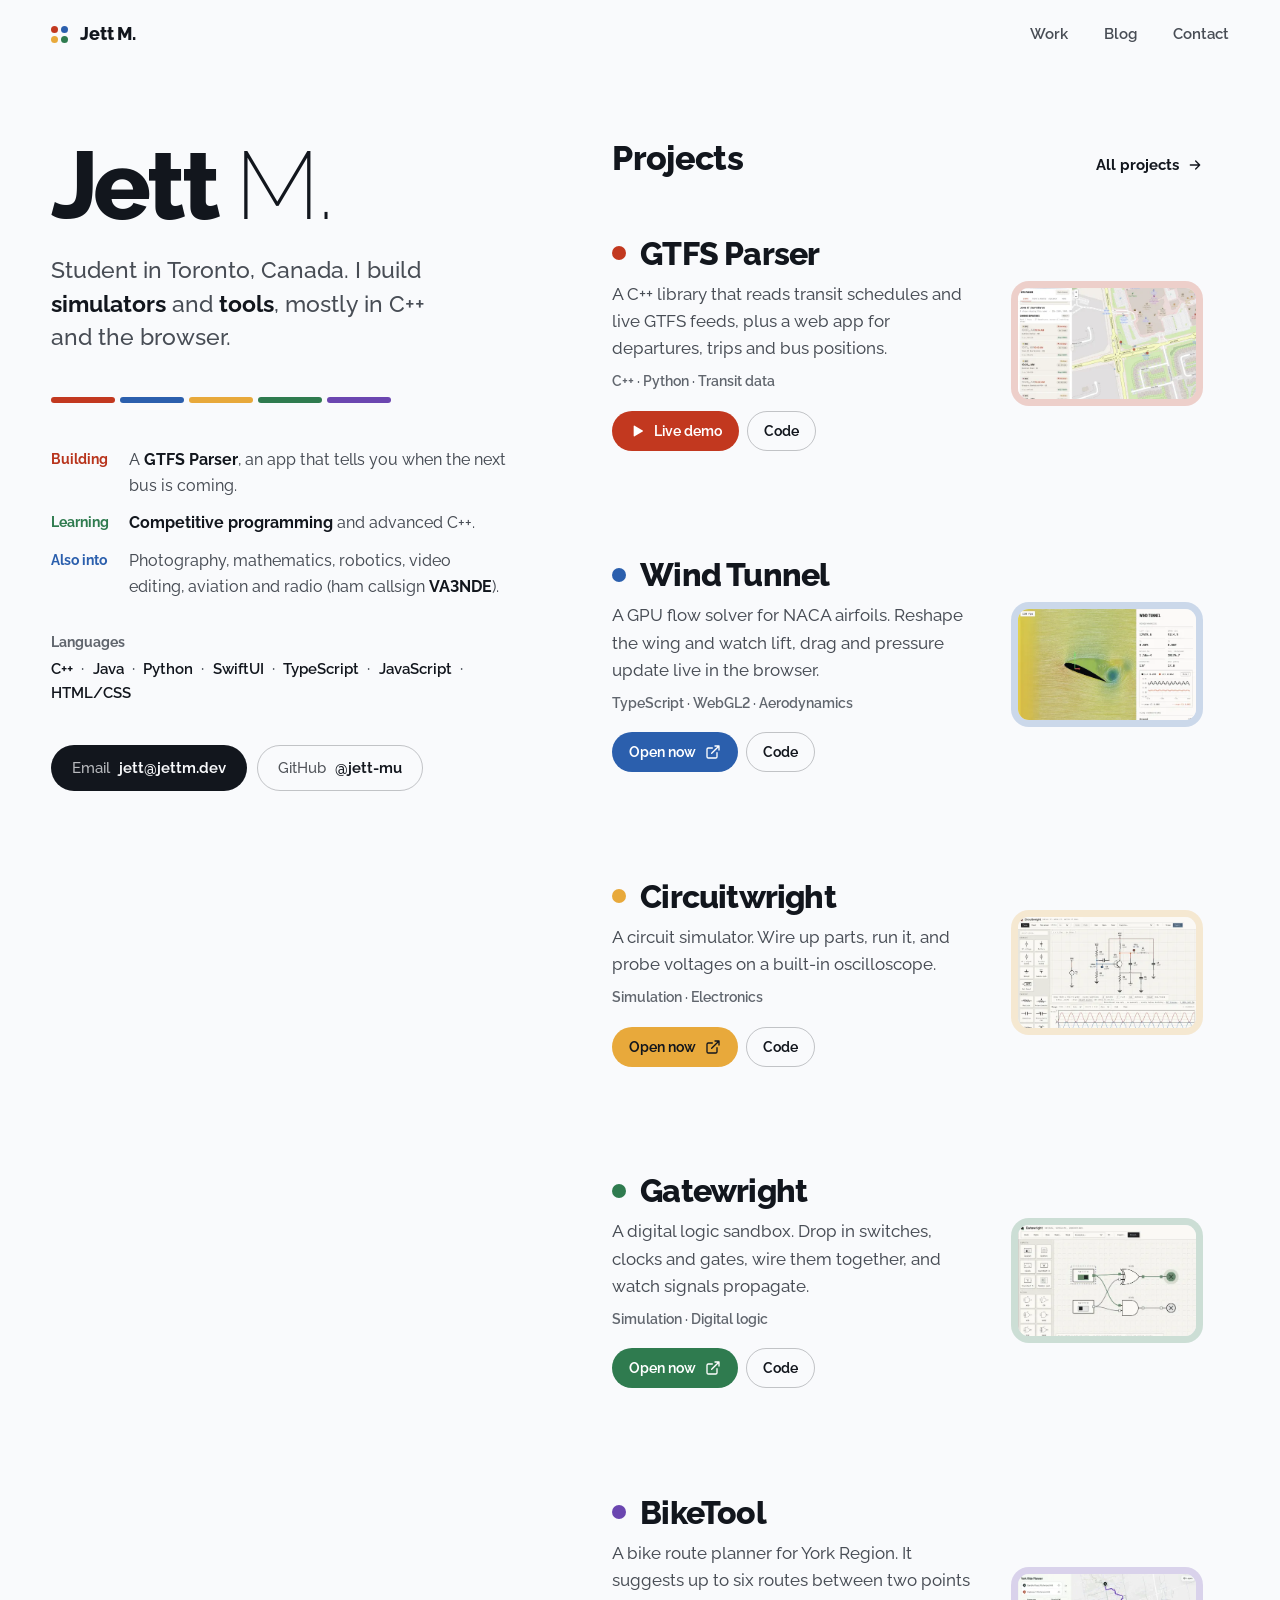
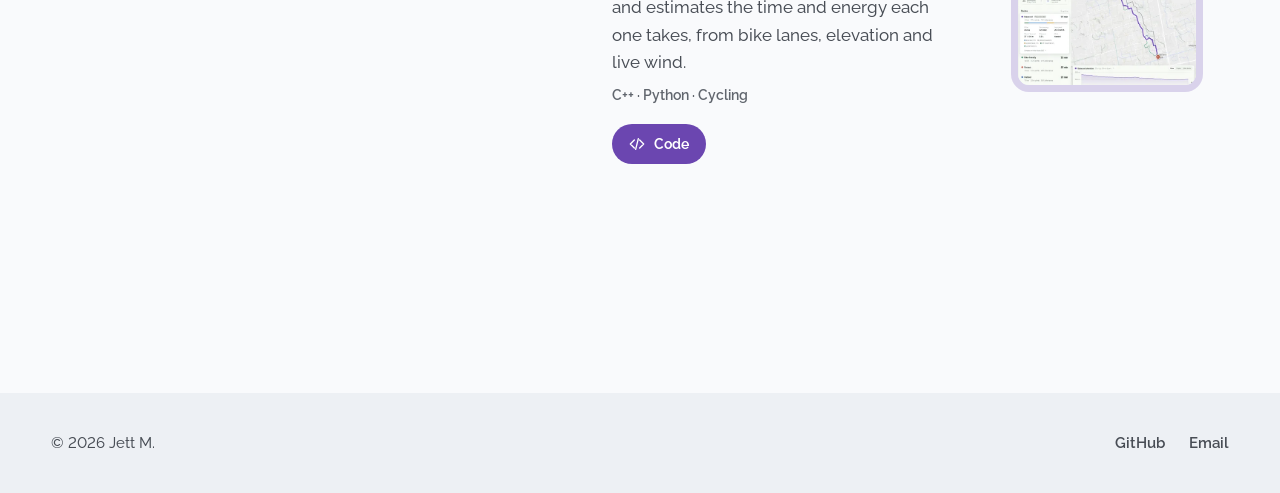
<file: index.html>
<!DOCTYPE html>
<html lang="en">
<head>
<meta charset="utf-8">
<meta name="viewport" content="width=device-width, initial-scale=1">
<title>Jett M.</title>
<meta name="description" content="Jett M., a student in Toronto who builds simulators and tools: a GTFS parser, a GPU wind tunnel, circuit and logic-gate simulators, and a bike route planner.">
<meta name="theme-color" content="#F9FAFC" media="(prefers-color-scheme: light)">
<meta name="theme-color" content="#111318" media="(prefers-color-scheme: dark)">
<meta property="og:type" content="website">
<meta property="og:url" content="https://jettm.dev/">
<meta property="og:title" content="Jett M.">
<meta property="og:description" content="Student in Toronto. I build simulators and tools.">
<link rel="icon" href="favicon.ico" sizes="any">
<link rel="icon" type="image/png" sizes="32x32" href="favicon-32x32.png">
<link rel="apple-touch-icon" href="apple-touch-icon.png">
<link rel="manifest" href="site.webmanifest">
<link rel="preconnect" href="https://fonts.googleapis.com">
<link rel="preconnect" href="https://fonts.gstatic.com" crossorigin>
<link href="https://fonts.googleapis.com/css2?family=Raleway:ital,wght@0,100..900;1,100..900&display=swap" rel="stylesheet">
<link rel="stylesheet" href="style.css">
</head>
<body>

<a class="skip-link" href="#main">Skip to content</a>

<header class="site-header">
  <a class="wordmark" href="index.html"><span class="mark" aria-hidden="true"><i></i><i></i><i></i><i></i></span>Jett M.</a>
  <nav class="site-nav" aria-label="Primary">
    <a class="line-red" href="projects.html">Work</a>
    <a class="line-blue" href="https://blog.jettm.dev">Blog</a>
    <a class="line-green" href="contact/index.html">Contact</a>
  </nav>
</header>

<main id="main" class="home">

  <section class="intro" aria-labelledby="name">
    <h1 class="intro-name" id="name">Jett <span class="thin">M.</span></h1>
    <p class="intro-lede">Student in Toronto, Canada. I build <strong>simulators</strong> and <strong>tools</strong>, mostly in C++ and the browser.</p>

    <!-- one segment per project; the hovered project's segment stretches -->
    <div class="band" id="band" aria-hidden="true">
      <span class="line-red" style="--i: 0"></span>
      <span class="line-blue" style="--i: 1"></span>
      <span class="line-yellow" style="--i: 2"></span>
      <span class="line-green" style="--i: 3"></span>
      <span class="line-purple" style="--i: 4"></span>
    </div>

    <dl class="now">
      <dt class="line-red">Building</dt>
      <dd>A <strong>GTFS Parser</strong>, an app that tells you when the next bus is coming.</dd>
      <dt class="line-green">Learning</dt>
      <dd><strong>Competitive programming</strong> and advanced C++.</dd>
      <dt class="line-blue">Also into</dt>
      <dd>Photography, mathematics, robotics, video editing, aviation and radio (ham callsign <strong>VA3NDE</strong>).</dd>
    </dl>

    <div class="skills">
      <span class="skills-label">Languages</span>
      <ul class="inline-list">
        <li>C++</li>
        <li>Java</li>
        <li>Python</li>
        <li>SwiftUI</li>
        <li>TypeScript</li>
        <li>JavaScript</li>
        <li>HTML/CSS</li>
      </ul>
    </div>

    <div class="intro-links">
      <a class="btn btn-fill" href="mailto:jett@jettm.dev"><span class="btn-label">Email</span>jett@jettm.dev</a>
      <a class="btn" href="https://github.com/jett-mu" target="_blank" rel="noopener"><span class="btn-label">GitHub</span>@jett-mu</a>
    </div>
  </section>

  <section class="work" aria-labelledby="work-title">
    <div class="work-head">
      <h2 class="section-title" id="work-title">Projects</h2>
      <a class="text-link" href="projects.html">
        All projects
        <svg viewBox="0 0 24 24" fill="none" stroke="currentColor" stroke-width="2" stroke-linecap="round" stroke-linejoin="round" aria-hidden="true"><path d="M5 12h14M13 6l6 6-6 6"></path></svg>
      </a>
    </div>

    <ol class="work-list">
      <li class="work-item line-red" style="--i: 0">
        <div>
          <h3 class="work-name"><span class="dot" aria-hidden="true"></span><a href="writeups/gtfs-parser.html">GTFS Parser</a></h3>
          <p class="work-desc">A C++ library that reads transit schedules and live GTFS feeds, plus a web app for departures, trips and bus positions.</p>
          <p class="work-meta">C++ · Python · Transit data</p>
          <div class="work-links">
            <a class="btn btn-sm btn-fill" href="https://gtfs.jettm.dev" target="_blank" rel="noopener"><svg viewBox="0 0 24 24" fill="currentColor" aria-hidden="true"><path d="M7 4.8v14.4a1 1 0 0 0 1.5.86l12-7.2a1 1 0 0 0 0-1.72l-12-7.2A1 1 0 0 0 7 4.8z"></path></svg>Live demo</a>
            <a class="btn btn-sm" href="https://github.com/jett-mu/GTFS-Parser" target="_blank" rel="noopener">Code</a>
          </div>
        </div>
        <div class="shot-plate"><img src="assets/gtfs-parser-480.webp" srcset="assets/gtfs-parser-480.webp 480w, assets/gtfs-parser-1200.webp 1200w" sizes="(max-width: 600px) 92vw, 220px" width="480" height="323" alt="" decoding="async"></div>
      </li>

      <li class="work-item line-blue" style="--i: 1; --shot-x: right">
        <div>
          <h3 class="work-name"><span class="dot" aria-hidden="true"></span><a href="writeups/wind-tunnel.html">Wind Tunnel</a></h3>
          <p class="work-desc">A GPU flow solver for NACA airfoils. Reshape the wing and watch lift, drag and pressure update live in the browser.</p>
          <p class="work-meta">TypeScript · WebGL2 · Aerodynamics</p>
          <div class="work-links">
            <a class="btn btn-sm btn-fill" href="https://windtunnel.jettm.dev" target="_blank" rel="noopener">Open now<svg viewBox="0 0 24 24" fill="none" stroke="currentColor" stroke-width="2" stroke-linecap="round" stroke-linejoin="round" aria-hidden="true"><path d="M18 13v6a2 2 0 0 1-2 2H5a2 2 0 0 1-2-2V8a2 2 0 0 1 2-2h6M15 3h6v6M10 14 21 3"></path></svg></a>
            <a class="btn btn-sm" href="https://github.com/jett-mu/windTunnel" target="_blank" rel="noopener">Code</a>
          </div>
        </div>
        <div class="shot-plate"><img src="assets/wind-tunnel-480.webp" srcset="assets/wind-tunnel-480.webp 480w, assets/wind-tunnel-1200.webp 1200w" sizes="(max-width: 600px) 92vw, 220px" width="480" height="323" alt="" decoding="async"></div>
      </li>

      <li class="work-item line-yellow" style="--i: 2">
        <div>
          <h3 class="work-name"><span class="dot" aria-hidden="true"></span><a href="writeups/circuitwright.html">Circuitwright</a></h3>
          <p class="work-desc">A circuit simulator. Wire up parts, run it, and probe voltages on a built-in oscilloscope.</p>
          <p class="work-meta">Simulation · Electronics</p>
          <div class="work-links">
            <a class="btn btn-sm btn-fill" href="https://circuitwright.jettm.dev" target="_blank" rel="noopener">Open now<svg viewBox="0 0 24 24" fill="none" stroke="currentColor" stroke-width="2" stroke-linecap="round" stroke-linejoin="round" aria-hidden="true"><path d="M18 13v6a2 2 0 0 1-2 2H5a2 2 0 0 1-2-2V8a2 2 0 0 1 2-2h6M15 3h6v6M10 14 21 3"></path></svg></a>
            <a class="btn btn-sm" href="https://github.com/jett-mu/circuitWright" target="_blank" rel="noopener">Code</a>
          </div>
        </div>
        <div class="shot-plate"><img src="assets/circuitwright-480.webp" srcset="assets/circuitwright-480.webp 480w, assets/circuitwright-1200.webp 1200w" sizes="(max-width: 600px) 92vw, 220px" width="480" height="323" alt="" decoding="async"></div>
      </li>

      <li class="work-item line-green" style="--i: 3">
        <div>
          <h3 class="work-name"><span class="dot" aria-hidden="true"></span><a href="writeups/gatewright.html">Gatewright</a></h3>
          <p class="work-desc">A digital logic sandbox. Drop in switches, clocks and gates, wire them together, and watch signals propagate.</p>
          <p class="work-meta">Simulation · Digital logic</p>
          <div class="work-links">
            <a class="btn btn-sm btn-fill" href="https://gatewright.jettm.dev" target="_blank" rel="noopener">Open now<svg viewBox="0 0 24 24" fill="none" stroke="currentColor" stroke-width="2" stroke-linecap="round" stroke-linejoin="round" aria-hidden="true"><path d="M18 13v6a2 2 0 0 1-2 2H5a2 2 0 0 1-2-2V8a2 2 0 0 1 2-2h6M15 3h6v6M10 14 21 3"></path></svg></a>
            <a class="btn btn-sm" href="https://github.com/jett-mu/logicGated" target="_blank" rel="noopener">Code</a>
          </div>
        </div>
        <div class="shot-plate"><img src="assets/gatewright-480.webp" srcset="assets/gatewright-480.webp 480w, assets/gatewright-1200.webp 1200w" sizes="(max-width: 600px) 92vw, 220px" width="480" height="323" alt="" decoding="async"></div>
      </li>

      <li class="work-item line-purple" style="--i: 4">
        <div>
          <h3 class="work-name"><span class="dot" aria-hidden="true"></span><a href="writeups/biketool.html">BikeTool</a></h3>
          <p class="work-desc">A bike route planner for York Region. It suggests up to six routes between two points and estimates the time and energy each one takes, from bike lanes, elevation and live wind.</p>
          <p class="work-meta">C++ · Python · Cycling</p>
          <div class="work-links">
            <a class="btn btn-sm btn-fill" href="https://github.com/jett-mu/bikeTool" target="_blank" rel="noopener"><svg viewBox="0 0 24 24" fill="none" stroke="currentColor" stroke-width="2" stroke-linecap="round" stroke-linejoin="round" aria-hidden="true"><path d="m8 6-6 6 6 6M16 6l6 6-6 6M14 4l-4 16"></path></svg>Code</a>
          </div>
        </div>
        <div class="shot-plate"><img src="assets/biketool-480.webp" srcset="assets/biketool-480.webp 480w, assets/biketool-1200.webp 1200w" sizes="(max-width: 600px) 92vw, 220px" width="480" height="322" alt="" decoding="async"></div>
      </li>
    </ol>
  </section>

</main>

<footer class="site-footer">
  <span>© 2026 Jett M.</span>
  <div class="footer-links">
    <a href="https://github.com/jett-mu" target="_blank" rel="noopener">GitHub</a>
    <a href="mailto:jett@jettm.dev">Email</a>
  </div>
</footer>

<script>
(function () {
  'use strict';
  const band = document.getElementById('band');
  const items = document.querySelectorAll('.work-item');
  if (!band || !items.length) return;

  const lineOf = (el) => (el.className.match(/\bline-(\w+)/) || [])[1] || '';

  // all segments stay equal until a project is hovered or focused
  function show(line) {
    if (line) band.dataset.active = line;
    else delete band.dataset.active;
  }

  // ---- traces: one per row, drawn on hover ----
  // Each is generated at the row's real pixel width, and most come with a
  // linear() easing built from the physics, so the reveal moves the way
  // the thing it shows would.

  const H = 24;
  const hasLinear = CSS.supports('transition-timing-function', 'linear(0, 1)');
  const pathOf = (pts) => 'M' + pts.map(([x, y]) => x.toFixed(1) + ' ' + y.toFixed(1)).join(' L');

  // [progress, time] pairs -> linear() easing
  function easing(pts, fallback) {
    if (!hasLinear) return fallback;
    const end = pts[pts.length - 1][1];
    return 'linear(' + pts.map(([p, t]) => `${p.toFixed(4)} ${(t / end * 100).toFixed(2)}%`).join(', ') + ')';
  }

  // reveal timing for a polyline whose speed at each point is speed(i)
  function ride(pts, w, speed) {
    const out = [[0, 0]];
    let t = 0;
    for (let i = 1; i < pts.length; i++) {
      const dx = pts[i][0] - pts[i - 1][0], dy = pts[i][1] - pts[i - 1][1];
      t += Math.hypot(dx, dy) / speed(i);
      out.push([pts[i][0] / w, t]);
    }
    return out;
  }

  const traces = {
    // a transit line at subway-map 45° angles; the reveal is a train that
    // pulls away from each station, brakes into the next and dwells there
    red(w) {
      const r = 3.5, n = Math.max(3, Math.round(w / 130));
      const x0 = 6, gap = (w - 12) / (n - 1);
      const yOf = (i) => [16, 16, 8, 8][i % 4];
      const pts = [[x0, yOf(0)]];
      for (let i = 0; i < n - 1; i++) {
        const xa = x0 + i * gap, ya = yOf(i), yb = yOf(i + 1);
        if (ya !== yb) {
          const mid = xa + gap / 2, half = Math.abs(yb - ya) / 2;
          pts.push([mid - half, ya], [mid + half, yb]);
        }
        pts.push([xa + gap, yb]);
      }
      let stops = '';
      for (let i = 0; i < n; i++) stops += `<circle cx="${(x0 + i * gap).toFixed(1)}" cy="${yOf(i)}" r="${r}"/>`;

      // just past a station, so its whole ring is showing while the train waits
      const at = (i) => Math.min(1, (x0 + i * gap + r + 2) / w);
      const T = [[at(0), 0]];
      let t = 0;
      for (let i = 0; i < n - 1; i++) {
        const a = at(i), b = i === n - 2 ? 1 : at(i + 1);
        for (let k = 1; k <= 8; k++) {
          const s = k / 8;
          T.push([a + (b - a) * s * s * (3 - 2 * s), t + s]);
        }
        t += 1;
        if (i < n - 2) T.push([b, t += 0.35]);
      }
      return {
        body: `<path d="${pathOf(pts)}"/>${stops}`,
        ms: 250,
        ease: easing(T, 'ease-in-out'),
      };
    },

    // potential flow past a cylinder sitting just under the row: the
    // streamlines bunch up over it, and the reveal follows the lowest one's
    // horizontal speed, which peaks over the top
    blue(w) {
      const R = 22, cx = w * 0.64, cy = 33, step = Math.max(4, w / 90);
      const eta = (xi, a) => {
        let lo = Math.sqrt(Math.max(0, R * R - xi * xi)) + 1e-6, hi = a + R + 20;
        for (let k = 0; k < 40; k++) {
          const e = (lo + hi) / 2;
          if (e * (1 - R * R / (xi * xi + e * e)) < a) lo = e; else hi = e;
        }
        return (lo + hi) / 2;
      };
      const lines = [12, 16, 20].map((a) => {
        const pts = [];
        for (let x = 0; x <= w + 0.01; x += step) pts.push([x, cy - eta(x - cx, a)]);
        return pts;
      });
      const low = lines[0];
      const u = (i) => {
        const xi = low[i][0] - cx, e = cy - low[i][1], r2 = xi * xi + e * e;
        return 1 - R * R * (xi * xi - e * e) / (r2 * r2);
      };
      return {
        body: lines.map((pts) => `<path d="${pathOf(pts)}"/>`).join(''),
        ms: 250,
        ease: easing(ride(low.map(([x]) => [x, 0]), w, u), 'ease-out'),
      };
    },

    // an underdamped RLC step response, swept at a constant rate like an
    // oscilloscope, with the settling level dashed in
    yellow(w) {
      const x0 = Math.round(w * 0.1), zeta = 0.08, wd = 2 * Math.PI * 6 / (w - x0);
      const wn = wd / Math.sqrt(1 - zeta * zeta), k = zeta / Math.sqrt(1 - zeta * zeta);
      const pts = [[0, 19]];
      for (let x = x0; x <= w + 0.01; x += 2) {
        const t = x - x0;
        const v = 1 - Math.exp(-zeta * wn * t) * (Math.cos(wd * t) + k * Math.sin(wd * t));
        pts.push([x, 19 - 9 * v]);
      }
      return {
        body: `<path class="trace-ref" d="M0 10 H${w}"/><path d="${pathOf(pts)}"/>`,
        ms: 225,
        ease: 'linear',
      };
    },

    // a timing diagram: a clock, and a toggle flip-flop's Q that flips on
    // every rising edge of the clock
    green(w) {
      const n = Math.max(4, Math.round(w / 44)), P = w / n;
      let clk = 'M0 9', q = 'M0 21', high = false;
      for (let i = 0; i < n; i++) {
        const rise = i * P + P / 2;
        clk += ` H${rise.toFixed(1)} V2 H${((i + 1) * P).toFixed(1)} V9`;
        q += ` H${rise.toFixed(1)} V${high ? 21 : 14}`;
        high = !high;
      }
      q += ` H${w}`;
      return {
        body: `<path d="${clk}"/><path d="${q}"/>`,
        ms: 225,
        ease: 'linear',
      };
    },

    // an elevation profile; the reveal rides it, slowing on the climbs
    // and rolling faster downhill
    purple(w) {
      const step = Math.max(4, w / 100), pts = [];
      for (let x = 0; x <= w + 0.01; x += step) {
        const u = x / w;
        const e = 0.55 * Math.sin(u * 7.1 + 0.6) + 0.3 * Math.sin(u * 15.3 + 2.1) + 0.15 * Math.sin(u * 31 + 0.4);
        pts.push([x, 13 - 8 * e]);
      }
      const v = (i) => {
        const grade = (pts[i - 1][1] - pts[i][1]) / (pts[i][0] - pts[i - 1][0]);
        return Math.min(2, Math.max(0.35, Math.exp(-6 * grade)));
      };
      const line = pathOf(pts);
      return {
        body: `<path class="trace-fill" d="${line} L${w} ${H} L0 ${H} Z"/><path d="${line}"/>`,
        ms: 250,
        ease: easing(ride(pts, w, v), 'ease-in-out'),
      };
    },
  };

  function build(item, svg) {
    const make = traces[lineOf(item)];
    const w = Math.round(svg.getBoundingClientRect().width);
    if (!make || !w || w === +svg.dataset.w) return;
    const t = make(w);
    svg.dataset.w = w;
    svg.setAttribute('viewBox', `0 0 ${w} ${H}`);
    svg.innerHTML = t.body;
    svg.style.setProperty('--trace-ms', t.ms + 'ms');
    svg.style.setProperty('--trace-ease', t.ease);
  }

  const resized = 'ResizeObserver' in window && new ResizeObserver((entries) => {
    entries.forEach((e) => build(e.target.parentElement, e.target));
  });

  items.forEach((item) => {
    const line = lineOf(item);
    const svg = document.createElementNS('http://www.w3.org/2000/svg', 'svg');
    svg.setAttribute('class', 'trace');
    svg.setAttribute('aria-hidden', 'true');
    item.appendChild(svg);
    build(item, svg);
    if (resized) resized.observe(svg);

    // once a trace has wiped away, put it back at the start, out of sight
    svg.addEventListener('transitionend', () => {
      if (item.dataset.trace === 'out') delete item.dataset.trace;
    });

    const enter = () => { show(line); item.dataset.trace = 'in'; };
    const leave = () => { show(''); if (item.dataset.trace) item.dataset.trace = 'out'; };
    item.addEventListener('mouseenter', enter);
    item.addEventListener('mouseleave', leave);
    item.addEventListener('focusin', enter);
    item.addEventListener('focusout', (e) => { if (!item.contains(e.relatedTarget)) leave(); });
  });
})();
</script>

</body>
</html>
</file>
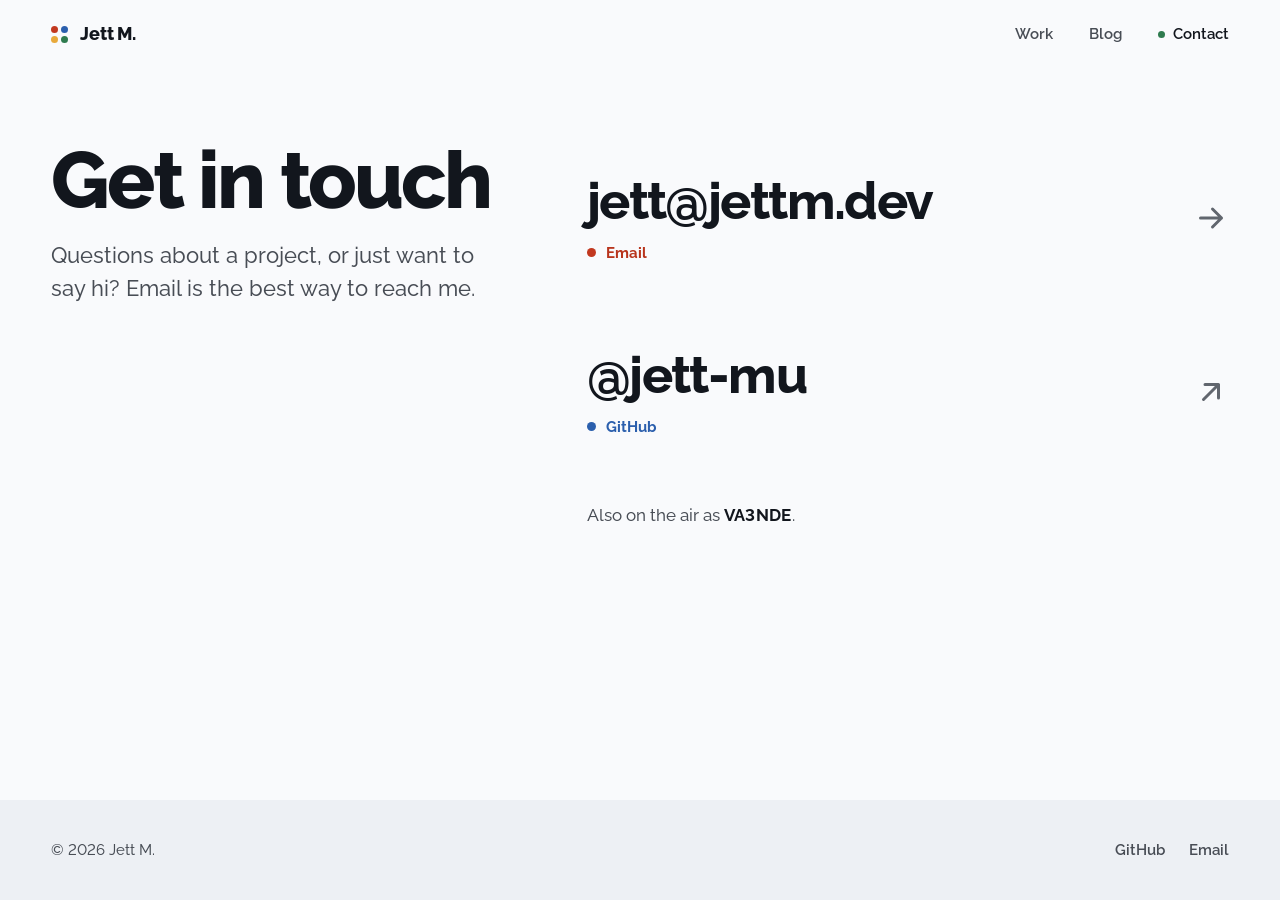
<file: contact/index.html>
<!DOCTYPE html>
<html lang="en">
<head>
<meta charset="utf-8">
<meta name="viewport" content="width=device-width, initial-scale=1">
<title>Contact · Jett M.</title>
<meta name="description" content="Get in touch with Jett M. by email or on GitHub.">
<meta name="theme-color" content="#F9FAFC" media="(prefers-color-scheme: light)">
<meta name="theme-color" content="#111318" media="(prefers-color-scheme: dark)">
<meta property="og:type" content="website">
<meta property="og:url" content="https://jettm.dev/contact/">
<meta property="og:title" content="Contact · Jett M.">
<meta property="og:description" content="Questions about a project, or just want to say hi?">
<link rel="icon" href="../favicon.ico" sizes="any">
<link rel="icon" type="image/png" sizes="32x32" href="../favicon-32x32.png">
<link rel="apple-touch-icon" href="../apple-touch-icon.png">
<link rel="manifest" href="../site.webmanifest">
<link rel="preconnect" href="https://fonts.googleapis.com">
<link rel="preconnect" href="https://fonts.gstatic.com" crossorigin>
<link href="https://fonts.googleapis.com/css2?family=Raleway:ital,wght@0,100..900;1,100..900&display=swap" rel="stylesheet">
<link rel="stylesheet" href="../style.css">
</head>
<body>

<a class="skip-link" href="#main">Skip to content</a>

<header class="site-header">
  <a class="wordmark" href="../index.html"><span class="mark" aria-hidden="true"><i></i><i></i><i></i><i></i></span>Jett M.</a>
  <nav class="site-nav" aria-label="Primary">
    <a class="line-red" href="../projects.html">Work</a>
    <a class="line-blue" href="https://blog.jettm.dev">Blog</a>
    <a class="line-green" href="index.html" aria-current="page">Contact</a>
  </nav>
</header>

<main id="main" class="page-wrap contact">

  <header class="page-head">
    <h1 class="page-title" data-reveal>Get in touch</h1>
    <p class="page-lede" data-reveal style="--d: 1">Questions about a project, or just want to say hi? Email is the best way to reach me.</p>
  </header>

  <div>
    <ul class="contact-list">
      <li data-reveal style="--d: 2">
        <a class="contact-row line-red" href="mailto:jett@jettm.dev">
          <span class="contact-value">jett@jettm.dev</span>
          <span class="contact-label"><span class="dot" aria-hidden="true"></span>Email</span>
          <svg viewBox="0 0 24 24" fill="none" stroke="currentColor" stroke-width="2" stroke-linecap="round" stroke-linejoin="round" aria-hidden="true"><path d="M5 12h14M13 6l6 6-6 6"></path></svg>
        </a>
      </li>
      <li data-reveal style="--d: 3">
        <a class="contact-row line-blue" href="https://github.com/jett-mu" target="_blank" rel="noopener">
          <span class="contact-value">@jett-mu</span>
          <span class="contact-label"><span class="dot" aria-hidden="true"></span>GitHub</span>
          <svg viewBox="0 0 24 24" fill="none" stroke="currentColor" stroke-width="2" stroke-linecap="round" stroke-linejoin="round" aria-hidden="true"><path d="M7 17 17 7M8 7h9v9"></path></svg>
        </a>
      </li>
    </ul>

    <p class="contact-note" data-reveal style="--d: 4">Also on the air as <strong>VA3NDE</strong>.</p>
  </div>

</main>

<footer class="site-footer">
  <span>© 2026 Jett M.</span>
  <div class="footer-links">
    <a href="https://github.com/jett-mu" target="_blank" rel="noopener">GitHub</a>
    <a href="mailto:jett@jettm.dev">Email</a>
  </div>
</footer>

<script src="../site.js"></script>

</body>
</html>
</file>
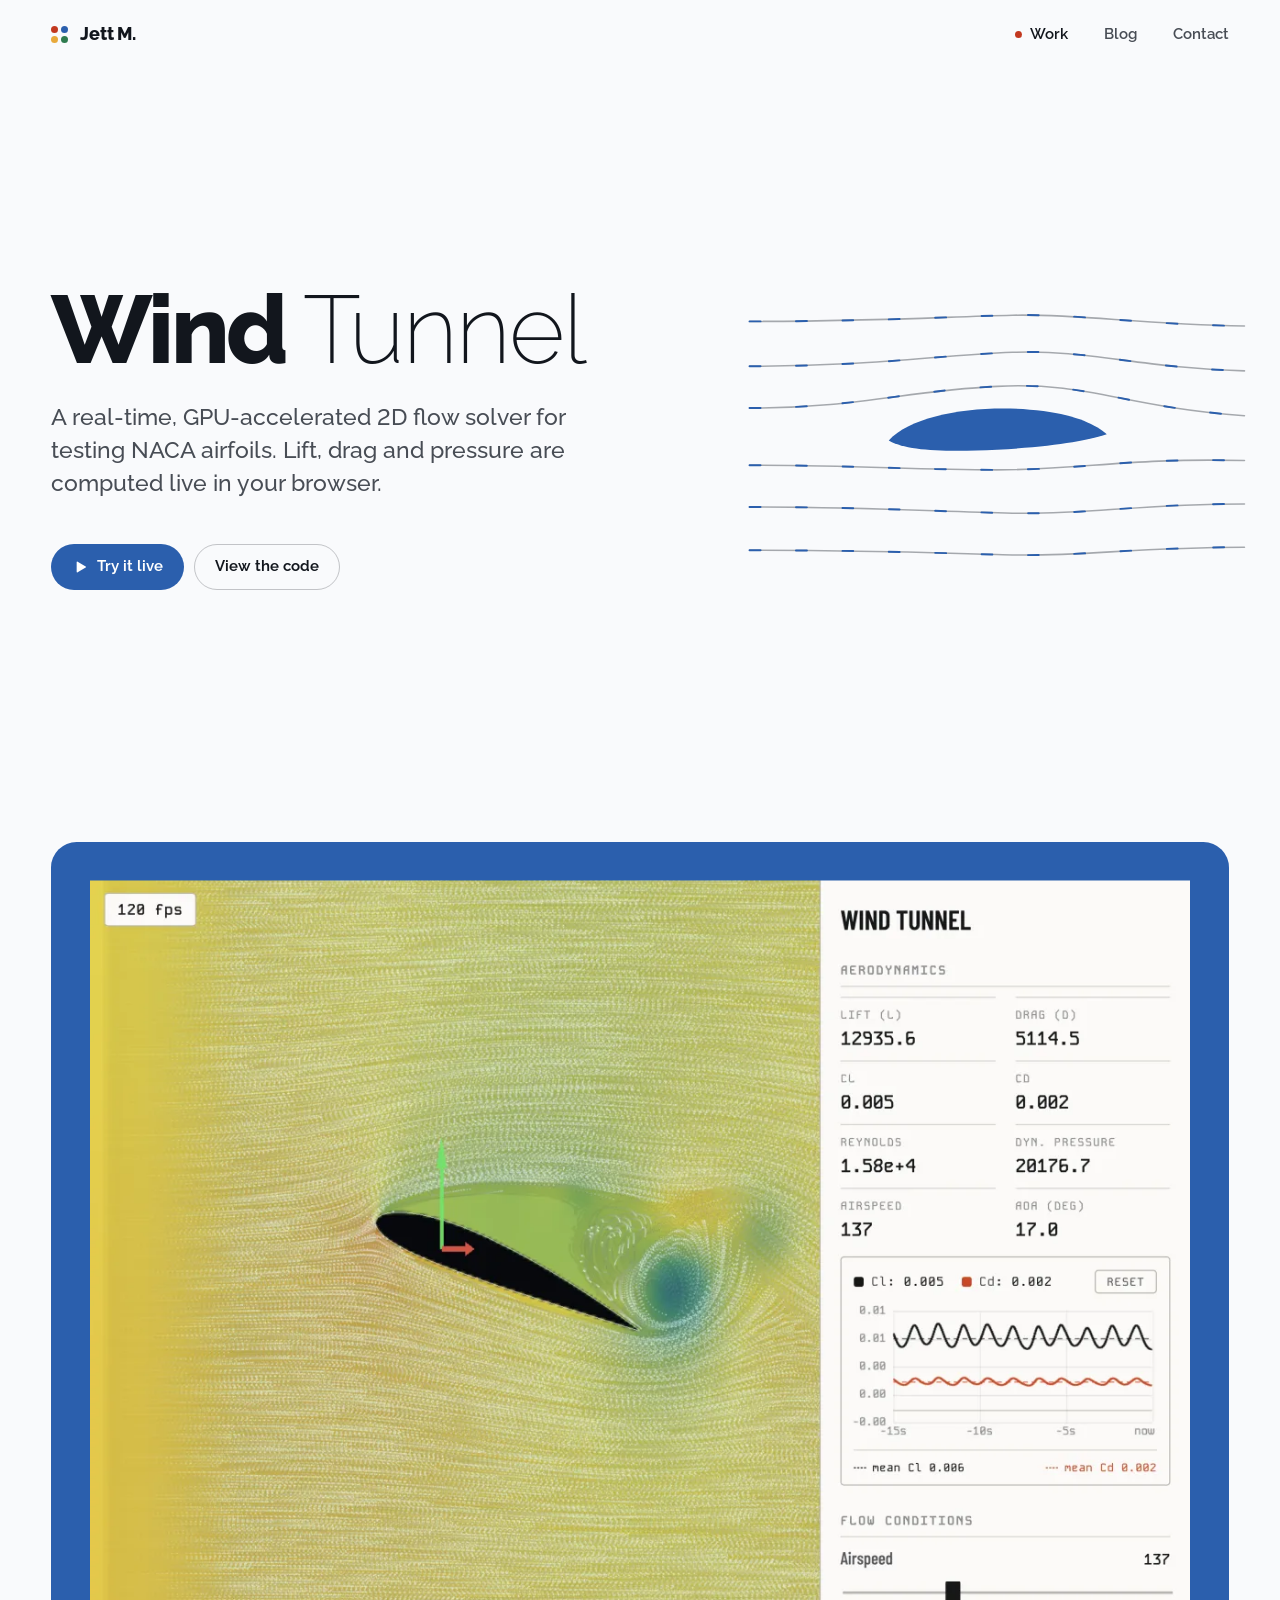
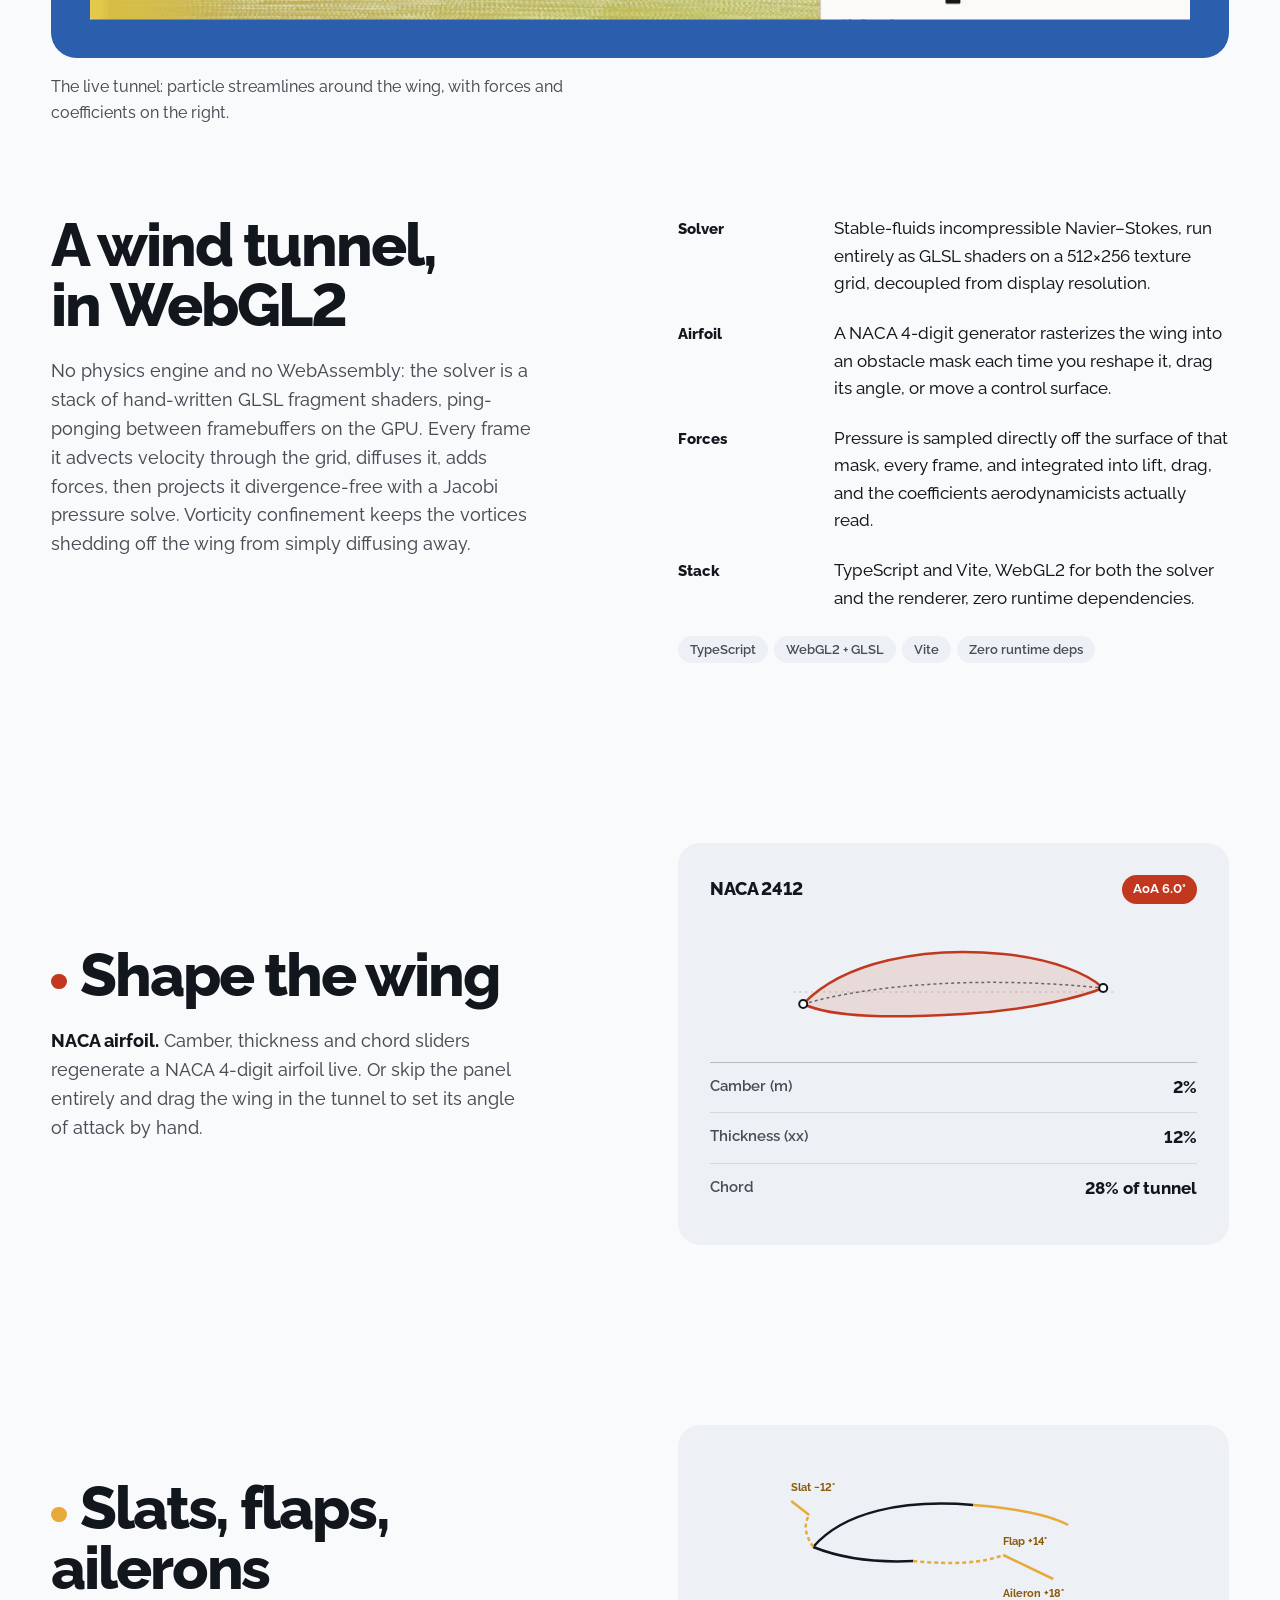
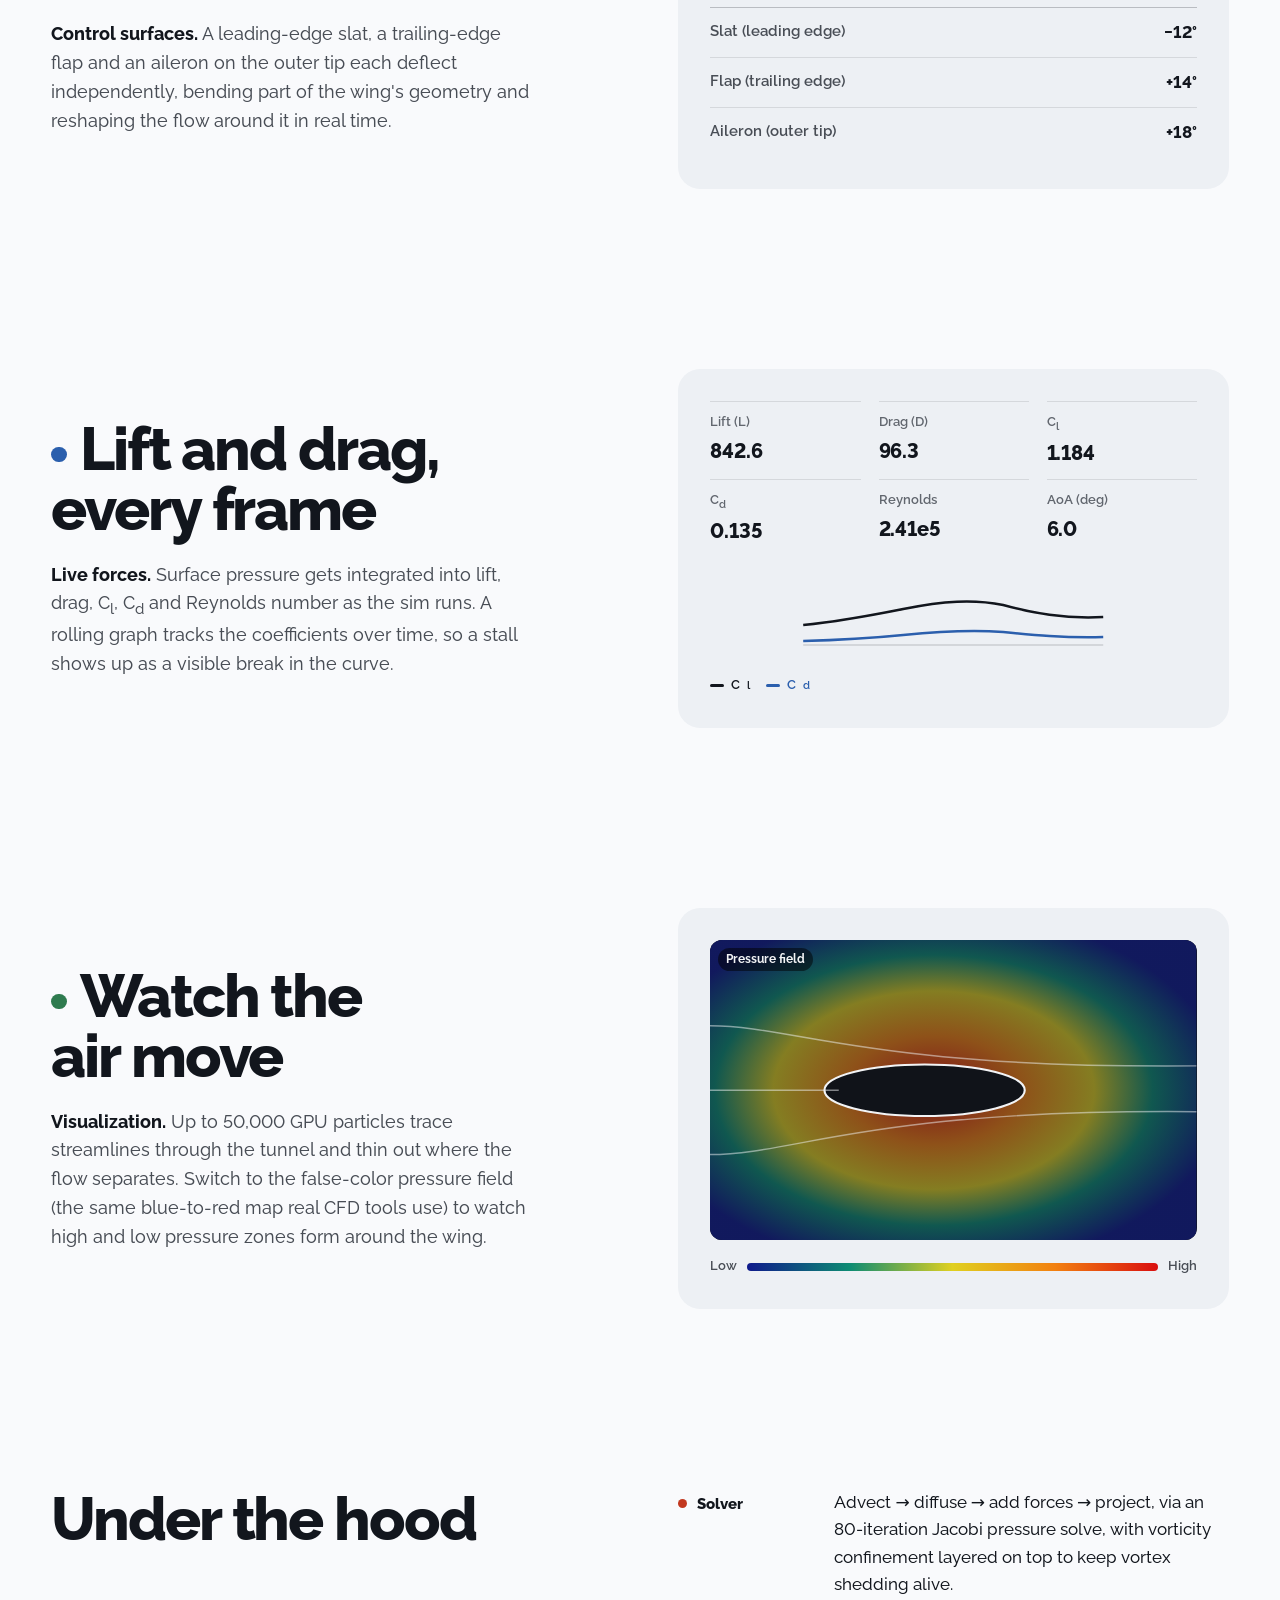
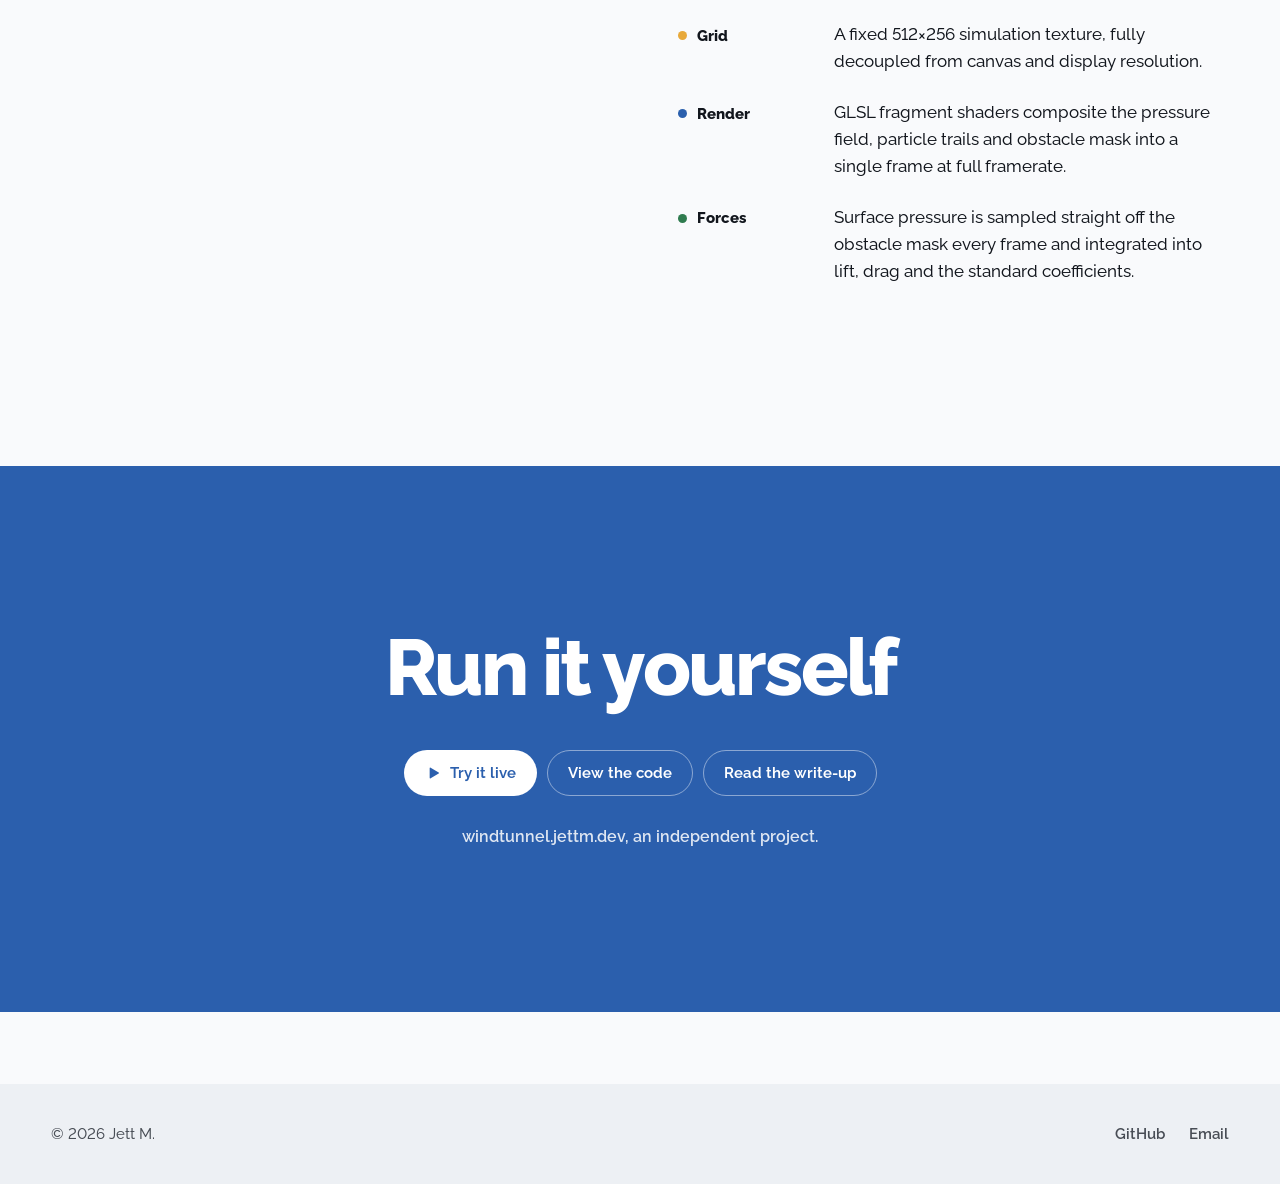
<file: windtunnel/index.html>
<!DOCTYPE html>
<html lang="en">
<head>
<meta charset="utf-8">
<meta name="viewport" content="width=device-width, initial-scale=1">
<title>Wind Tunnel · Jett M.</title>
<meta name="description" content="A real-time, GPU-accelerated 2D flow solver for NACA airfoils: lift, drag and pressure computed live in the browser.">
<meta name="theme-color" content="#F9FAFC" media="(prefers-color-scheme: light)">
<meta name="theme-color" content="#111318" media="(prefers-color-scheme: dark)">
<link rel="icon" href="../favicon.ico" sizes="any">
<link rel="icon" type="image/png" sizes="32x32" href="../favicon-32x32.png">
<link rel="apple-touch-icon" href="../apple-touch-icon.png">
<link rel="preconnect" href="https://fonts.googleapis.com">
<link rel="preconnect" href="https://fonts.gstatic.com" crossorigin>
<link href="https://fonts.googleapis.com/css2?family=Raleway:ital,wght@0,100..900;1,100..900&display=swap" rel="stylesheet">
<link rel="stylesheet" href="../style.css">
<link rel="stylesheet" href="../showcase.css">
</head>
<body>

<a class="skip-link" href="#main">Skip to content</a>

<header class="site-header">
  <a class="wordmark" href="../index.html"><span class="mark" aria-hidden="true"><i></i><i></i><i></i><i></i></span>Jett M.</a>
  <nav class="site-nav" aria-label="Primary">
    <a class="line-red" href="../projects.html" aria-current="page">Work</a>
    <a class="line-blue" href="https://blog.jettm.dev">Blog</a>
    <a class="line-green" href="../contact/index.html">Contact</a>
  </nav>
</header>

<main id="main" class="line-blue">

  <section class="sc-hero" aria-labelledby="title">
    <div>
      <h1 class="sc-title" id="title">Wind <span class="thin">Tunnel</span></h1>
      <p class="sc-sub">A real-time, GPU-accelerated 2D flow solver for testing NACA airfoils. Lift, drag and pressure are computed live in your browser.</p>
      <div class="sc-actions">
        <a class="btn btn-fill" href="https://windtunnel.jettm.dev" target="_blank" rel="noopener">
          <svg viewBox="0 0 24 24" fill="currentColor" aria-hidden="true"><path d="M7 4.8v14.4a1 1 0 0 0 1.5.86l12-7.2a1 1 0 0 0 0-1.72l-12-7.2A1 1 0 0 0 7 4.8z"></path></svg>
          Try it live
        </a>
        <a class="btn" href="https://github.com/jett-mu/windTunnel" target="_blank" rel="noopener">View the code</a>
      </div>
    </div>

    <!-- streamlines bend around the wing; the colored dashes drift downstream -->
    <svg class="sc-art" viewBox="0 0 600 420" aria-hidden="true" focusable="false">
      <defs>
        <path id="s1" d="M -20 60 C 150 60, 230 54, 320 52 S 480 64, 620 66"></path>
        <path id="s2" d="M -20 118 C 140 118, 220 104, 320 100 S 480 120, 620 124"></path>
        <path id="s3" d="M -20 172 C 120 172, 180 150, 300 144 S 460 170, 620 182"></path>
        <path id="s4" d="M -20 246 C 120 246, 190 252, 300 252 S 470 236, 620 240"></path>
        <path id="s5" d="M -20 300 C 140 300, 220 306, 320 308 S 480 296, 620 296"></path>
        <path id="s6" d="M -20 356 C 150 356, 230 360, 320 362 S 480 352, 620 352"></path>
      </defs>
      <use href="#s1" class="stream"></use>
      <use href="#s2" class="stream"></use>
      <use href="#s3" class="stream"></use>
      <use href="#s4" class="stream"></use>
      <use href="#s5" class="stream"></use>
      <use href="#s6" class="stream"></use>
      <use href="#s1" class="stream-dash"></use>
      <use href="#s2" class="stream-dash"></use>
      <use href="#s3" class="stream-dash"></use>
      <use href="#s4" class="stream-dash"></use>
      <use href="#s5" class="stream-dash"></use>
      <use href="#s6" class="stream-dash"></use>
      <path class="hero-foil" d="M 160 214 C 192 178, 286 166, 360 176 C 404 182, 428 194, 442 206 C 418 214, 374 222, 300 226 C 236 229, 184 228, 160 214 Z"></path>
    </svg>
  </section>

  <figure class="sc-shot" data-reveal>
    <img src="../assets/wind-tunnel-1200.webp" srcset="../assets/wind-tunnel-480.webp 480w, ../assets/wind-tunnel-1200.webp 1200w" sizes="(min-width: 1320px) 1200px, 92vw" width="1200" height="806" alt="Wind Tunnel simulating flow around an airfoil, with live lift and drag readouts" loading="lazy" decoding="async">
    <figcaption>The live tunnel: particle streamlines around the wing, with forces and coefficients on the right.</figcaption>
  </figure>

  <section class="sc-section line-ink" aria-labelledby="what">
    <div class="sc-grid sc-grid--top">
      <div class="sc-copy">
        <h2 class="sc-heading" id="what">A wind tunnel, in WebGL2</h2>
        <p data-reveal>No physics engine and no WebAssembly: the solver is a stack of hand-written GLSL fragment shaders, ping-ponging between framebuffers on the GPU. Every frame it advects velocity through the grid, diffuses it, adds forces, then projects it divergence-free with a Jacobi pressure solve. Vorticity confinement keeps the vortices shedding off the wing from simply diffusing away.</p>
      </div>
      <div data-reveal style="--d: 1">
        <dl class="spec-list">
          <div><dt>Solver</dt><dd>Stable-fluids incompressible Navier–Stokes, run entirely as GLSL shaders on a 512×256 texture grid, decoupled from display resolution.</dd></div>
          <div><dt>Airfoil</dt><dd>A NACA 4-digit generator rasterizes the wing into an obstacle mask each time you reshape it, drag its angle, or move a control surface.</dd></div>
          <div><dt>Forces</dt><dd>Pressure is sampled directly off the surface of that mask, every frame, and integrated into lift, drag, and the coefficients aerodynamicists actually read.</dd></div>
          <div><dt>Stack</dt><dd>TypeScript and Vite, WebGL2 for both the solver and the renderer, zero runtime dependencies.</dd></div>
        </dl>
        <ul class="tags">
          <li>TypeScript</li>
          <li>WebGL2 + GLSL</li>
          <li>Vite</li>
          <li>Zero runtime deps</li>
        </ul>
      </div>
    </div>
  </section>

  <section class="sc-section line-red" aria-labelledby="airfoil">
    <div class="sc-grid">
      <div class="sc-copy">
        <h2 class="sc-heading" id="airfoil"><span class="dot" aria-hidden="true"></span>Shape the wing</h2>
        <p data-reveal><strong>NACA airfoil.</strong> Camber, thickness and chord sliders regenerate a NACA 4-digit airfoil live. Or skip the panel entirely and drag the wing in the tunnel to set its angle of attack by hand.</p>
      </div>
      <div class="panel" data-ui data-reveal style="--d: 1">
        <div class="panel-head">
          <span class="panel-title">NACA 2412</span>
          <span class="pill">AoA 6.0°</span>
        </div>
        <svg width="100%" height="140" viewBox="0 0 340 140" aria-hidden="true">
          <line class="axis" x1="10" y1="70" x2="330" y2="70" stroke-dasharray="2 4"></line>
          <path class="foil-fill" d="M 20 82 C 60 40, 140 24, 220 32 C 270 37, 305 52, 320 66 C 300 74, 250 88, 180 92 C 110 96, 50 96, 20 82 Z"></path>
          <path class="chord" d="M 20 82 C 90 62, 200 54, 320 66"></path>
          <circle class="node" cx="20" cy="82" r="4"></circle>
          <circle class="node" cx="320" cy="66" r="4"></circle>
        </svg>
        <dl class="readouts">
          <div><dt>Camber (m)</dt><dd>2%</dd></div>
          <div><dt>Thickness (xx)</dt><dd>12%</dd></div>
          <div><dt>Chord</dt><dd>28% of tunnel</dd></div>
        </dl>
      </div>
    </div>
  </section>

  <section class="sc-section line-yellow" aria-labelledby="surfaces">
    <div class="sc-grid">
      <div class="sc-copy">
        <h2 class="sc-heading" id="surfaces"><span class="dot" aria-hidden="true"></span>Slats, flaps, ailerons</h2>
        <p data-reveal><strong>Control surfaces.</strong> A leading-edge slat, a trailing-edge flap and an aileron on the outer tip each deflect independently, bending part of the wing's geometry and reshaping the flow around it in real time.</p>
      </div>
      <div class="panel" data-ui data-reveal style="--d: 1">
        <svg width="100%" height="150" viewBox="0 0 340 150" aria-hidden="true">
          <path class="ink-stroke" d="M 30 90 C 60 55, 120 42, 190 48"></path>
          <path class="ink-stroke" d="M 30 90 C 55 100, 90 106, 130 104"></path>
          <path class="line-stroke" d="M 190 48 C 240 52, 270 60, 285 68"></path>
          <path class="line-stroke" d="M 130 104 C 170 108, 200 106, 220 98" stroke-dasharray="4 3"></path>
          <path class="line-stroke" d="M 220 98 L 270 122"></path>
          <path class="line-stroke" d="M 30 90 C 22 78, 20 68, 26 58" stroke-dasharray="4 3"></path>
          <path class="line-stroke" d="M 26 58 L 8 44"></path>
          <text class="svg-label" x="8" y="34">Slat −12°</text>
          <text class="svg-label" x="220" y="140">Aileron +18°</text>
          <text class="svg-label" x="220" y="88">Flap +14°</text>
        </svg>
        <dl class="readouts">
          <div><dt>Slat (leading edge)</dt><dd>−12°</dd></div>
          <div><dt>Flap (trailing edge)</dt><dd>+14°</dd></div>
          <div><dt>Aileron (outer tip)</dt><dd>+18°</dd></div>
        </dl>
      </div>
    </div>
  </section>

  <section class="sc-section line-blue" aria-labelledby="forces">
    <div class="sc-grid">
      <div class="sc-copy">
        <h2 class="sc-heading" id="forces"><span class="dot" aria-hidden="true"></span>Lift and drag, every frame</h2>
        <p data-reveal><strong>Live forces.</strong> Surface pressure gets integrated into lift, drag, C<sub>l</sub>, C<sub>d</sub> and Reynolds number as the sim runs. A rolling graph tracks the coefficients over time, so a stall shows up as a visible break in the curve.</p>
      </div>
      <div class="panel" data-ui data-reveal style="--d: 1">
        <dl class="readout-grid">
          <div><dt>Lift (L)</dt><dd>842.6</dd></div>
          <div><dt>Drag (D)</dt><dd>96.3</dd></div>
          <div><dt>C<sub>l</sub></dt><dd>1.184</dd></div>
          <div><dt>C<sub>d</sub></dt><dd>0.135</dd></div>
          <div><dt>Reynolds</dt><dd>2.41e5</dd></div>
          <div><dt>AoA (deg)</dt><dd>6.0</dd></div>
        </dl>
        <svg width="100%" height="90" viewBox="0 0 300 90" aria-hidden="true">
          <line class="axis" x1="0" y1="70" x2="300" y2="70"></line>
          <path class="ink-stroke" stroke-width="2" d="M 0 50 C 40 46, 70 40, 100 34 C 140 26, 170 24, 200 30 C 230 38, 260 44, 300 42"></path>
          <path class="line-stroke" stroke-width="2" d="M 0 66 C 40 65, 70 63, 100 60 C 140 56, 170 55, 200 57 C 230 60, 260 63, 300 62"></path>
        </svg>
        <div class="legend">
          <span style="color: var(--ink)"><i></i>C<sub>l</sub></span>
          <span style="color: var(--line-text)"><i></i>C<sub>d</sub></span>
        </div>
      </div>
    </div>
  </section>

  <section class="sc-section line-green" aria-labelledby="viz">
    <div class="sc-grid">
      <div class="sc-copy">
        <h2 class="sc-heading" id="viz"><span class="dot" aria-hidden="true"></span>Watch the air move</h2>
        <p data-reveal><strong>Visualization.</strong> Up to 50,000 GPU particles trace streamlines through the tunnel and thin out where the flow separates. Switch to the false-color pressure field (the same blue-to-red map real CFD tools use) to watch high and low pressure zones form around the wing.</p>
      </div>
      <div class="panel" data-ui data-reveal style="--d: 1">
        <div class="field">
          <svg viewBox="0 0 340 210" preserveAspectRatio="none" aria-hidden="true">
            <defs>
              <radialGradient id="pfield" cx="46%" cy="50%" r="60%">
                <stop offset="0%" stop-color="#d90f0f"></stop>
                <stop offset="30%" stop-color="#f28010"></stop>
                <stop offset="55%" stop-color="#e0d020"></stop>
                <stop offset="75%" stop-color="#0d8c73"></stop>
                <stop offset="100%" stop-color="#0f1a8c"></stop>
              </radialGradient>
            </defs>
            <rect width="340" height="210" fill="#141824"></rect>
            <rect width="340" height="210" fill="url(#pfield)" opacity="0.55"></rect>
            <ellipse cx="150" cy="105" rx="70" ry="18" fill="#101319" stroke="#f2f3f5" stroke-width="1.5"></ellipse>
            <path d="M 0 60 C 60 60, 110 90, 340 88" fill="none" stroke="#f2f3f5" stroke-width="1" opacity="0.5"></path>
            <path d="M 0 150 C 60 150, 110 118, 340 120" fill="none" stroke="#f2f3f5" stroke-width="1" opacity="0.5"></path>
            <path d="M 0 105 C 40 105, 80 105, 90 105" fill="none" stroke="#f2f3f5" stroke-width="1" opacity="0.5"></path>
          </svg>
          <span class="field-label">Pressure field</span>
        </div>
        <div class="scale"><span>Low</span><i></i><span>High</span></div>
      </div>
    </div>
  </section>

  <section class="sc-section line-ink" aria-labelledby="built">
    <div class="sc-grid sc-grid--top">
      <div class="sc-copy">
        <h2 class="sc-heading" id="built">Under the hood</h2>
      </div>
      <dl class="spec-list" data-reveal style="--d: 1">
        <div class="line-red"><dt><span class="dot" aria-hidden="true"></span>Solver</dt><dd>Advect → diffuse → add forces → project, via an 80-iteration Jacobi pressure solve, with vorticity confinement layered on top to keep vortex shedding alive.</dd></div>
        <div class="line-yellow"><dt><span class="dot" aria-hidden="true"></span>Grid</dt><dd>A fixed 512×256 simulation texture, fully decoupled from canvas and display resolution.</dd></div>
        <div class="line-blue"><dt><span class="dot" aria-hidden="true"></span>Render</dt><dd>GLSL fragment shaders composite the pressure field, particle trails and obstacle mask into a single frame at full framerate.</dd></div>
        <div class="line-green"><dt><span class="dot" aria-hidden="true"></span>Forces</dt><dd>Surface pressure is sampled straight off the obstacle mask every frame and integrated into lift, drag and the standard coefficients.</dd></div>
      </dl>
    </div>
  </section>

  <section class="sc-end" aria-labelledby="end">
    <h2 class="sc-heading" id="end">Run it yourself</h2>
    <div class="sc-actions">
      <a class="btn btn-fill" href="https://windtunnel.jettm.dev" target="_blank" rel="noopener">
        <svg viewBox="0 0 24 24" fill="currentColor" aria-hidden="true"><path d="M7 4.8v14.4a1 1 0 0 0 1.5.86l12-7.2a1 1 0 0 0 0-1.72l-12-7.2A1 1 0 0 0 7 4.8z"></path></svg>
        Try it live
      </a>
      <a class="btn" href="https://github.com/jett-mu/windTunnel" target="_blank" rel="noopener">View the code</a>
      <a class="btn" href="../writeups/wind-tunnel.html">Read the write-up</a>
    </div>
    <p class="sc-end-note">windtunnel.jettm.dev, an independent project.</p>
  </section>

</main>

<footer class="site-footer">
  <span>© 2026 Jett M.</span>
  <div class="footer-links">
    <a href="https://github.com/jett-mu" target="_blank" rel="noopener">GitHub</a>
    <a href="mailto:jett@jettm.dev">Email</a>
  </div>
</footer>

<script src="../site.js"></script>

</body>
</html>
</file>
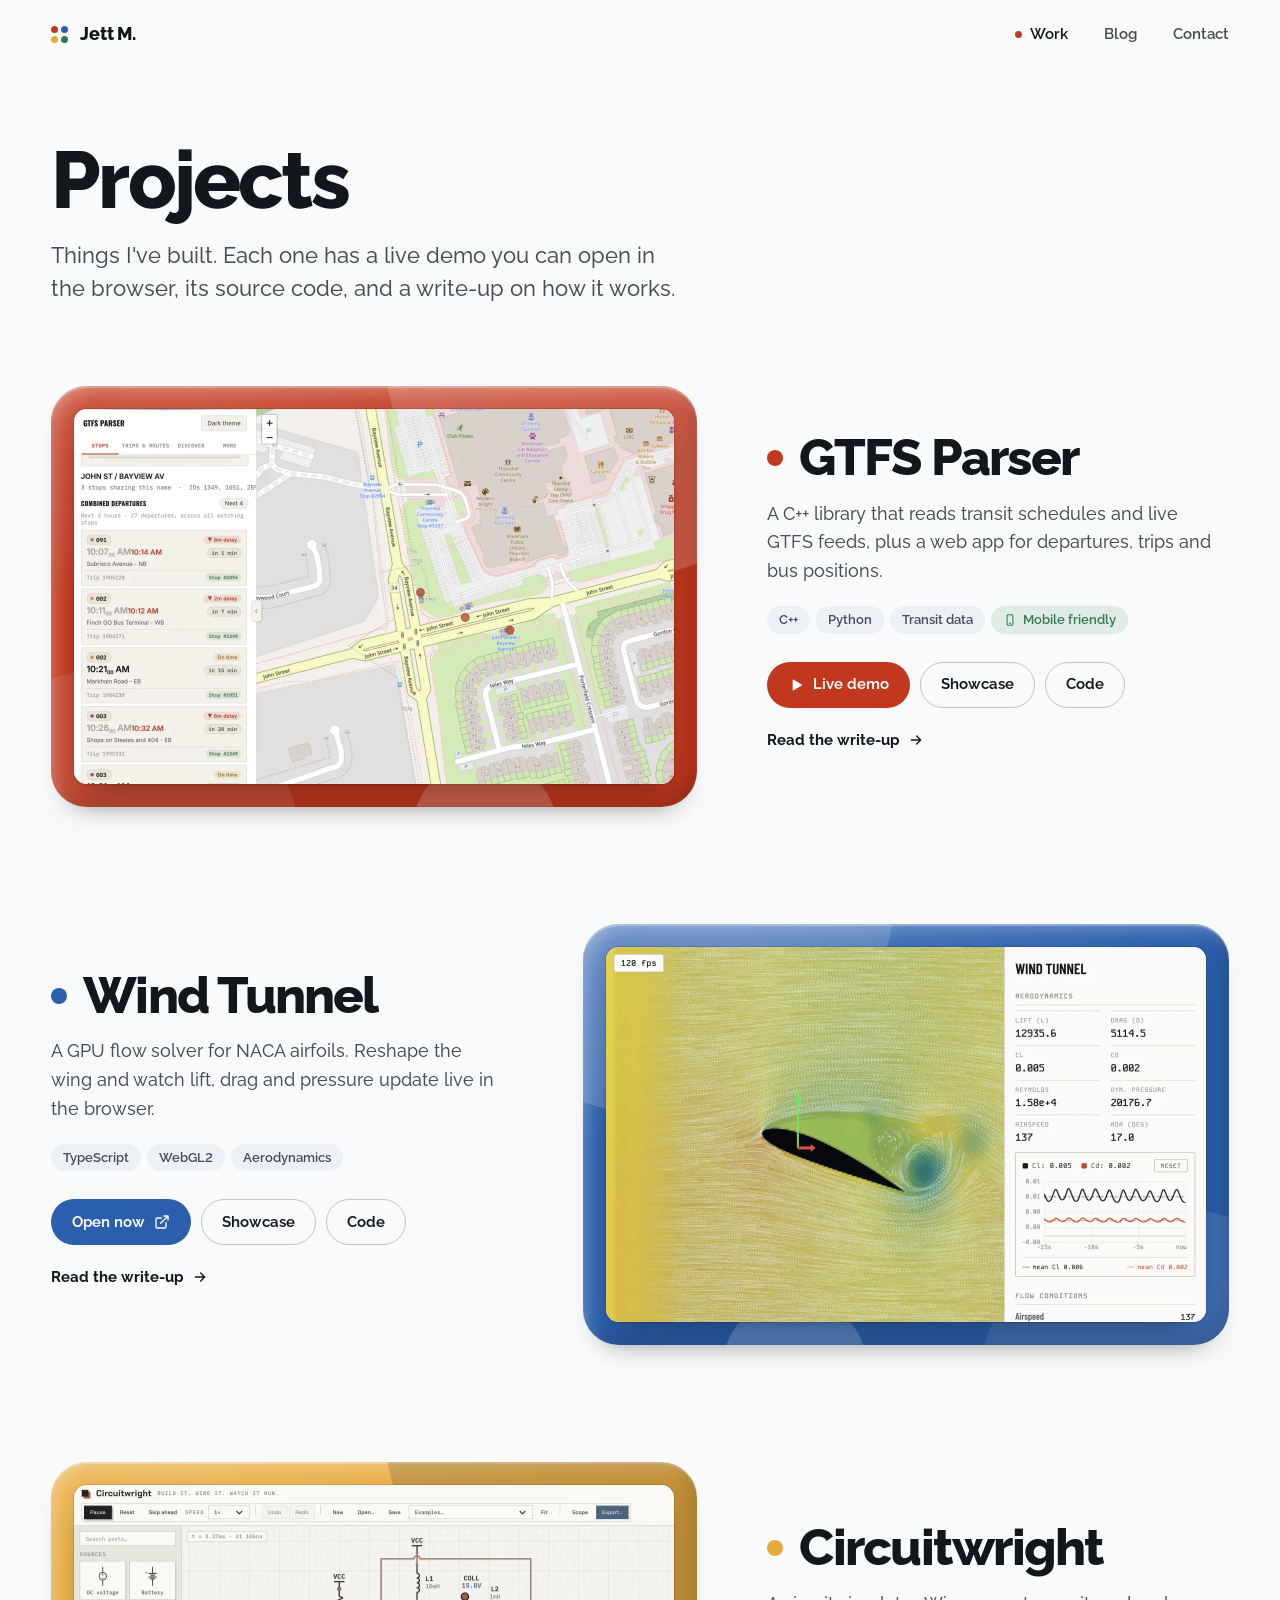
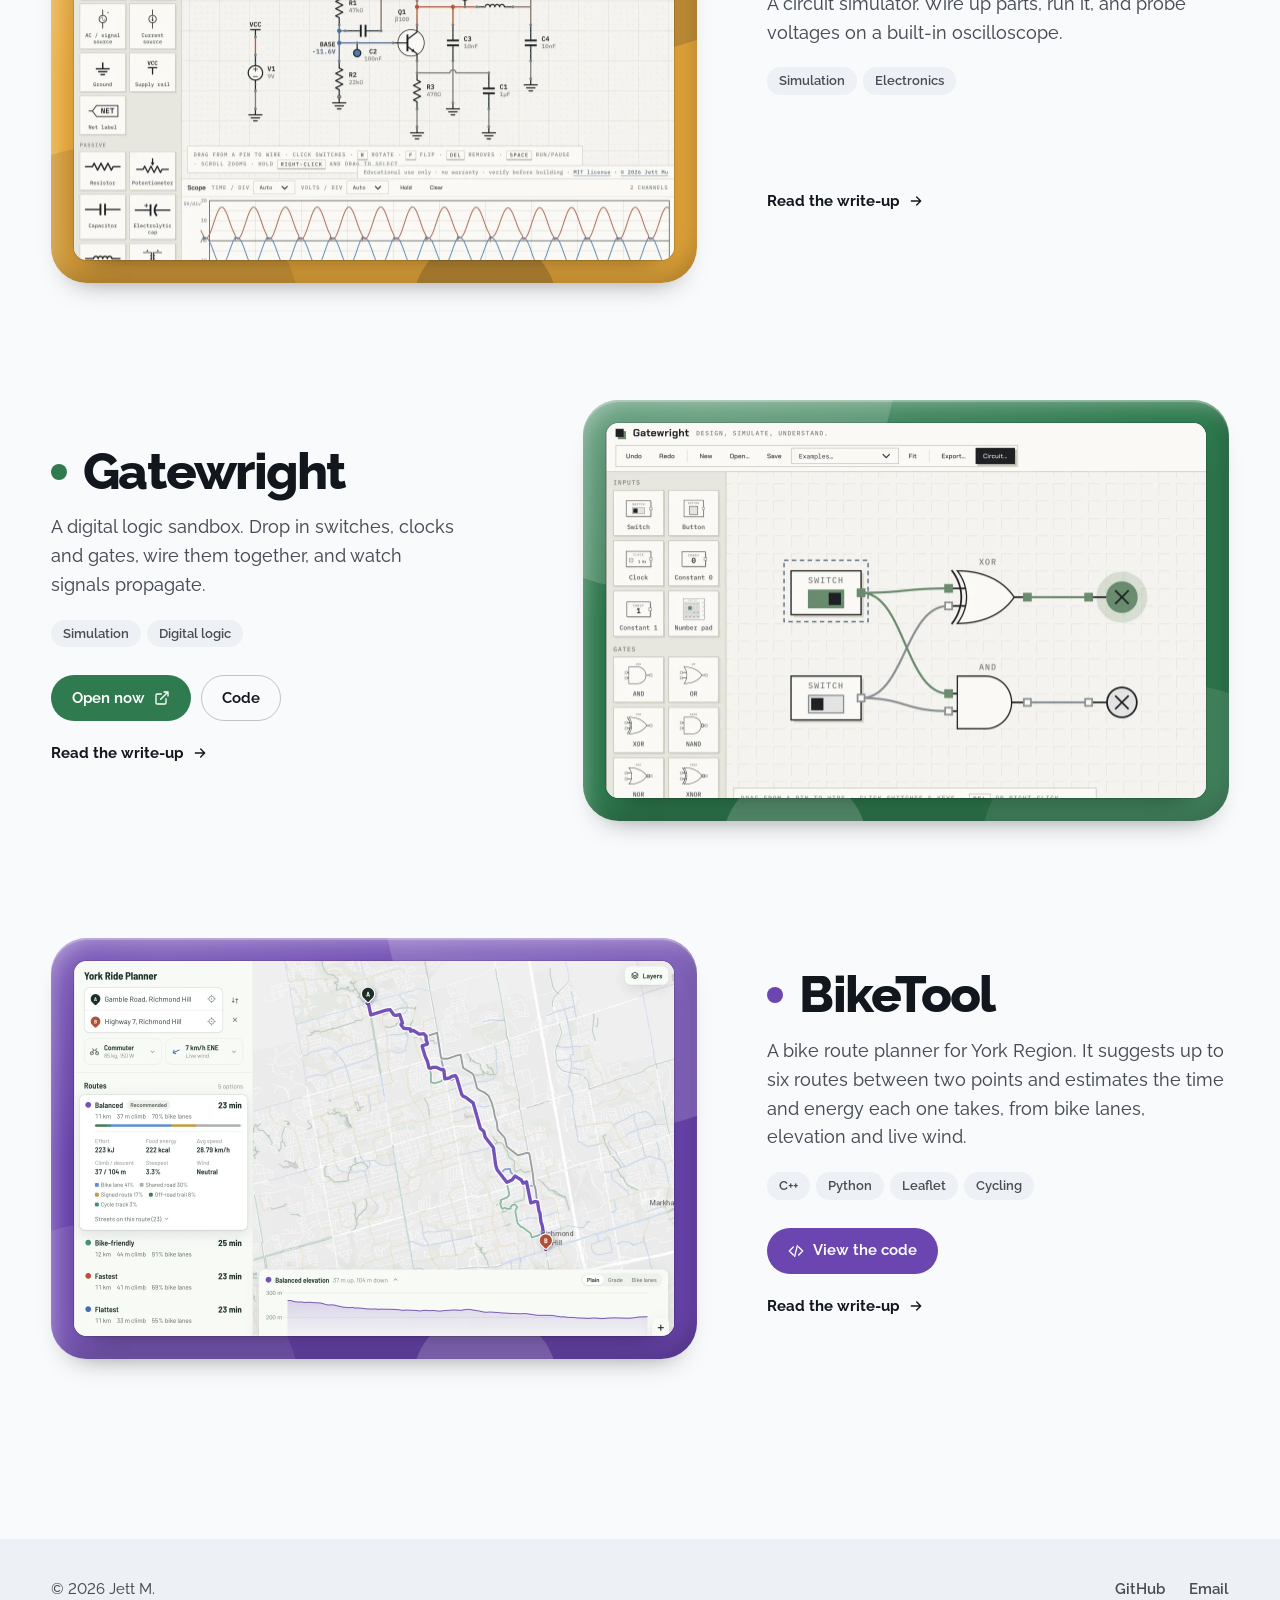
<file: projects.html>
<!DOCTYPE html>
<html lang="en">
<head>
<meta charset="utf-8">
<meta name="viewport" content="width=device-width, initial-scale=1">
<title>Projects · Jett M.</title>
<meta name="description" content="Live demos, source code and write-ups for Jett M.'s projects: GTFS Parser, Wind Tunnel, Circuitwright, Gatewright and BikeTool.">
<meta name="theme-color" content="#F9FAFC" media="(prefers-color-scheme: light)">
<meta name="theme-color" content="#111318" media="(prefers-color-scheme: dark)">
<meta property="og:type" content="website">
<meta property="og:url" content="https://jettm.dev/projects.html">
<meta property="og:title" content="Projects · Jett M.">
<meta property="og:description" content="Live demos, source code and write-ups.">
<link rel="icon" href="favicon.ico" sizes="any">
<link rel="icon" type="image/png" sizes="32x32" href="favicon-32x32.png">
<link rel="apple-touch-icon" href="apple-touch-icon.png">
<link rel="manifest" href="site.webmanifest">
<link rel="preconnect" href="https://fonts.googleapis.com">
<link rel="preconnect" href="https://fonts.gstatic.com" crossorigin>
<link href="https://fonts.googleapis.com/css2?family=Raleway:ital,wght@0,100..900;1,100..900&display=swap" rel="stylesheet">
<link rel="stylesheet" href="style.css">
</head>
<body>

<a class="skip-link" href="#main">Skip to content</a>

<header class="site-header">
  <a class="wordmark" href="index.html"><span class="mark" aria-hidden="true"><i></i><i></i><i></i><i></i></span>Jett M.</a>
  <nav class="site-nav" aria-label="Primary">
    <a class="line-red" href="projects.html" aria-current="page">Work</a>
    <a class="line-blue" href="https://blog.jettm.dev">Blog</a>
    <a class="line-green" href="contact/index.html">Contact</a>
  </nav>
</header>

<main id="main" class="page-wrap">

  <header class="page-head">
    <h1 class="page-title">Projects</h1>
    <p class="page-lede">Things I've built. Each one has a live demo you can open in the browser, its source code, and a write-up on how it works.</p>
  </header>

  <ul class="features">

    <li class="feature line-red">
      <div class="feature-media" data-reveal>
        <img src="assets/gtfs-parser-1200.webp" srcset="assets/gtfs-parser-480.webp 480w, assets/gtfs-parser-1200.webp 1200w" sizes="(min-width: 960px) 55vw, 100vw" width="1200" height="808" alt="GTFS Parser showing combined departures for John St and Bayview Av beside a street map" loading="lazy" decoding="async">
      </div>
      <div>
        <h2 class="feature-title" data-reveal style="--d: 1"><span class="dot" aria-hidden="true"></span><a href="writeups/gtfs-parser.html">GTFS Parser</a></h2>
        <p class="feature-desc" data-reveal style="--d: 2">A C++ library that reads transit schedules and live GTFS feeds, plus a web app for departures, trips and bus positions.</p>
        <ul class="tags" data-reveal style="--d: 3">
          <li>C++</li>
          <li>Python</li>
          <li>Transit data</li>
          <li class="tag-flag">
            <svg viewBox="0 0 24 24" fill="none" stroke="currentColor" stroke-width="1.8" stroke-linecap="round" stroke-linejoin="round" aria-hidden="true"><rect x="7" y="3" width="10" height="18" rx="2"></rect><path d="M11 17.5h2"></path></svg>
            Mobile friendly
          </li>
        </ul>
        <div class="feature-actions" data-reveal style="--d: 4">
          <a class="btn btn-fill" href="https://gtfs.jettm.dev" target="_blank" rel="noopener">
            <svg viewBox="0 0 24 24" fill="currentColor" aria-hidden="true"><path d="M7 4.8v14.4a1 1 0 0 0 1.5.86l12-7.2a1 1 0 0 0 0-1.72l-12-7.2A1 1 0 0 0 7 4.8z"></path></svg>
            Live demo
          </a>
          <a class="btn" href="gtfs/index.html">Showcase</a>
          <a class="btn" href="https://github.com/jett-mu/GTFS-Parser" target="_blank" rel="noopener">Code</a>
        </div>
        <a class="text-link" data-reveal style="--d: 5" href="writeups/gtfs-parser.html">
          Read the write-up
          <svg viewBox="0 0 24 24" fill="none" stroke="currentColor" stroke-width="2" stroke-linecap="round" stroke-linejoin="round" aria-hidden="true"><path d="M5 12h14M13 6l6 6-6 6"></path></svg>
        </a>
      </div>
    </li>

    <li class="feature line-blue" style="--shot-pos: right top">
      <div class="feature-media" data-reveal>
        <img src="assets/wind-tunnel-1200.webp" srcset="assets/wind-tunnel-480.webp 480w, assets/wind-tunnel-1200.webp 1200w" sizes="(min-width: 960px) 55vw, 100vw" width="1200" height="806" alt="Wind Tunnel simulating flow around an airfoil, with live lift and drag readouts" loading="lazy" decoding="async">
      </div>
      <div>
        <h2 class="feature-title" data-reveal style="--d: 1"><span class="dot" aria-hidden="true"></span><a href="writeups/wind-tunnel.html">Wind Tunnel</a></h2>
        <p class="feature-desc" data-reveal style="--d: 2">A GPU flow solver for NACA airfoils. Reshape the wing and watch lift, drag and pressure update live in the browser.</p>
        <ul class="tags" data-reveal style="--d: 3">
          <li>TypeScript</li>
          <li>WebGL2</li>
          <li>Aerodynamics</li>
        </ul>
        <div class="feature-actions" data-reveal style="--d: 4">
          <a class="btn btn-fill" href="https://windtunnel.jettm.dev" target="_blank" rel="noopener">
            Open now
            <svg viewBox="0 0 24 24" fill="none" stroke="currentColor" stroke-width="2" stroke-linecap="round" stroke-linejoin="round" aria-hidden="true"><path d="M18 13v6a2 2 0 0 1-2 2H5a2 2 0 0 1-2-2V8a2 2 0 0 1 2-2h6M15 3h6v6M10 14 21 3"></path></svg>
          </a>
          <a class="btn" href="windtunnel/index.html">Showcase</a>
          <a class="btn" href="https://github.com/jett-mu/windTunnel" target="_blank" rel="noopener">Code</a>
        </div>
        <a class="text-link" data-reveal style="--d: 5" href="writeups/wind-tunnel.html">
          Read the write-up
          <svg viewBox="0 0 24 24" fill="none" stroke="currentColor" stroke-width="2" stroke-linecap="round" stroke-linejoin="round" aria-hidden="true"><path d="M5 12h14M13 6l6 6-6 6"></path></svg>
        </a>
      </div>
    </li>

    <li class="feature line-yellow">
      <div class="feature-media" data-reveal>
        <img src="assets/circuitwright-1200.webp" srcset="assets/circuitwright-480.webp 480w, assets/circuitwright-1200.webp 1200w" sizes="(min-width: 960px) 55vw, 100vw" width="1200" height="807" alt="Circuitwright with a transistor amplifier schematic and its oscilloscope traces" loading="lazy" decoding="async">
      </div>
      <div>
        <h2 class="feature-title" data-reveal style="--d: 1"><span class="dot" aria-hidden="true"></span><a href="writeups/circuitwright.html">Circuitwright</a></h2>
        <p class="feature-desc" data-reveal style="--d: 2">A circuit simulator. Wire up parts, run it, and probe voltages on a built-in oscilloscope.</p>
        <ul class="tags" data-reveal style="--d: 3">
          <li>Simulation</li>
          <li>Electronics</li>
        </ul>
        <div class="feature-actions" data-reveal style="--d: 4">
          <a class="btn btn-fill" href="https://circuitwright.jettm.dev" target="_blank" rel="noopener">
            Open now
            <svg viewBox="0 0 24 24" fill="none" stroke="currentColor" stroke-width="2" stroke-linecap="round" stroke-linejoin="round" aria-hidden="true"><path d="M18 13v6a2 2 0 0 1-2 2H5a2 2 0 0 1-2-2V8a2 2 0 0 1 2-2h6M15 3h6v6M10 14 21 3"></path></svg>
          </a>
          <a class="btn" href="https://github.com/jett-mu/circuitWright" target="_blank" rel="noopener">Code</a>
        </div>
        <a class="text-link" data-reveal style="--d: 5" href="writeups/circuitwright.html">
          Read the write-up
          <svg viewBox="0 0 24 24" fill="none" stroke="currentColor" stroke-width="2" stroke-linecap="round" stroke-linejoin="round" aria-hidden="true"><path d="M5 12h14M13 6l6 6-6 6"></path></svg>
        </a>
      </div>
    </li>

    <li class="feature line-green">
      <div class="feature-media" data-reveal>
        <img src="assets/gatewright-1200.webp" srcset="assets/gatewright-480.webp 480w, assets/gatewright-1200.webp 1200w" sizes="(min-width: 960px) 55vw, 100vw" width="1200" height="807" alt="Gatewright with two switches wired into XOR and AND gates" loading="lazy" decoding="async">
      </div>
      <div>
        <h2 class="feature-title" data-reveal style="--d: 1"><span class="dot" aria-hidden="true"></span><a href="writeups/gatewright.html">Gatewright</a></h2>
        <p class="feature-desc" data-reveal style="--d: 2">A digital logic sandbox. Drop in switches, clocks and gates, wire them together, and watch signals propagate.</p>
        <ul class="tags" data-reveal style="--d: 3">
          <li>Simulation</li>
          <li>Digital logic</li>
        </ul>
        <div class="feature-actions" data-reveal style="--d: 4">
          <a class="btn btn-fill" href="https://gatewright.jettm.dev" target="_blank" rel="noopener">
            Open now
            <svg viewBox="0 0 24 24" fill="none" stroke="currentColor" stroke-width="2" stroke-linecap="round" stroke-linejoin="round" aria-hidden="true"><path d="M18 13v6a2 2 0 0 1-2 2H5a2 2 0 0 1-2-2V8a2 2 0 0 1 2-2h6M15 3h6v6M10 14 21 3"></path></svg>
          </a>
          <a class="btn" href="https://github.com/jett-mu/logicGated" target="_blank" rel="noopener">Code</a>
        </div>
        <a class="text-link" data-reveal style="--d: 5" href="writeups/gatewright.html">
          Read the write-up
          <svg viewBox="0 0 24 24" fill="none" stroke="currentColor" stroke-width="2" stroke-linecap="round" stroke-linejoin="round" aria-hidden="true"><path d="M5 12h14M13 6l6 6-6 6"></path></svg>
        </a>
      </div>
    </li>

    <li class="feature line-purple">
      <div class="feature-media" data-reveal>
        <img src="assets/biketool-1200.webp" srcset="assets/biketool-480.webp 480w, assets/biketool-1200.webp 1200w" sizes="(min-width: 960px) 55vw, 100vw" width="1200" height="804" alt="BikeTool planning a ride from Gamble Road to Highway 7 in Richmond Hill, with five route options and an elevation profile" loading="lazy" decoding="async">
      </div>
      <div>
        <h2 class="feature-title" data-reveal style="--d: 1"><span class="dot" aria-hidden="true"></span><a href="writeups/biketool.html">BikeTool</a></h2>
        <p class="feature-desc" data-reveal style="--d: 2">A bike route planner for York Region. It suggests up to six routes between two points and estimates the time and energy each one takes, from bike lanes, elevation and live wind.</p>
        <ul class="tags" data-reveal style="--d: 3">
          <li>C++</li>
          <li>Python</li>
          <li>Leaflet</li>
          <li>Cycling</li>
        </ul>
        <div class="feature-actions" data-reveal style="--d: 4">
          <a class="btn btn-fill" href="https://github.com/jett-mu/bikeTool" target="_blank" rel="noopener">
            <svg viewBox="0 0 24 24" fill="none" stroke="currentColor" stroke-width="2" stroke-linecap="round" stroke-linejoin="round" aria-hidden="true"><path d="m8 6-6 6 6 6M16 6l6 6-6 6M14 4l-4 16"></path></svg>
            View the code
          </a>
        </div>
        <a class="text-link" data-reveal style="--d: 5" href="writeups/biketool.html">
          Read the write-up
          <svg viewBox="0 0 24 24" fill="none" stroke="currentColor" stroke-width="2" stroke-linecap="round" stroke-linejoin="round" aria-hidden="true"><path d="M5 12h14M13 6l6 6-6 6"></path></svg>
        </a>
      </div>
    </li>

  </ul>

</main>

<footer class="site-footer">
  <span>© 2026 Jett M.</span>
  <div class="footer-links">
    <a href="https://github.com/jett-mu" target="_blank" rel="noopener">GitHub</a>
    <a href="mailto:jett@jettm.dev">Email</a>
  </div>
</footer>

<script src="site.js"></script>

</body>
</html>
</file>
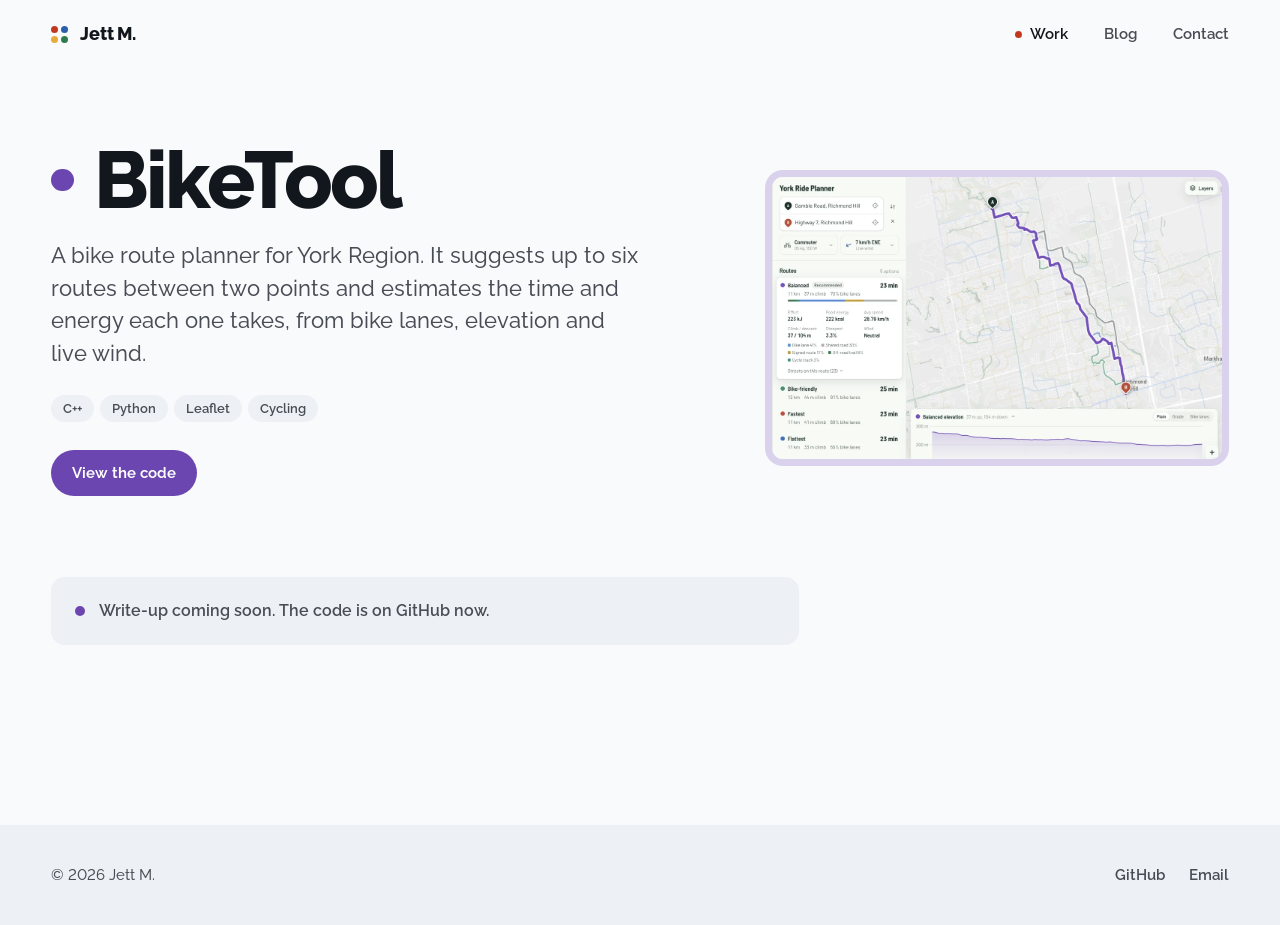
<file: writeups/biketool.html>
<!DOCTYPE html>
<html lang="en">
<head>
<meta charset="utf-8">
<meta name="viewport" content="width=device-width, initial-scale=1">
<title>BikeTool · Jett M.</title>
<meta name="description" content="A bike route planner for York Region. It suggests up to six routes between two points and estimates the time and energy each one takes, from bike lanes, elevation and live wind.">
<meta name="theme-color" content="#F9FAFC" media="(prefers-color-scheme: light)">
<meta name="theme-color" content="#111318" media="(prefers-color-scheme: dark)">
<meta property="og:type" content="article">
<meta property="og:url" content="https://jettm.dev/writeups/biketool.html">
<meta property="og:title" content="BikeTool · Jett M.">
<meta property="og:description" content="A bike route planner for York Region. It suggests up to six routes between two points and estimates the time and energy each one takes, from bike lanes, elevation and live wind.">
<link rel="icon" href="../favicon.ico" sizes="any">
<link rel="icon" type="image/png" sizes="32x32" href="../favicon-32x32.png">
<link rel="apple-touch-icon" href="../apple-touch-icon.png">
<link rel="manifest" href="../site.webmanifest">
<link rel="preconnect" href="https://fonts.googleapis.com">
<link rel="preconnect" href="https://fonts.gstatic.com" crossorigin>
<link href="https://fonts.googleapis.com/css2?family=Raleway:ital,wght@0,100..900;1,100..900&display=swap" rel="stylesheet">
<link rel="stylesheet" href="../style.css">
</head>
<body>

<a class="skip-link" href="#main">Skip to content</a>

<header class="site-header">
  <a class="wordmark" href="../index.html"><span class="mark" aria-hidden="true"><i></i><i></i><i></i><i></i></span>Jett M.</a>
  <nav class="site-nav" aria-label="Primary">
    <a class="line-red" href="../projects.html" aria-current="page">Work</a>
    <a class="line-blue" href="https://blog.jettm.dev">Blog</a>
    <a class="line-green" href="../contact/index.html">Contact</a>
  </nav>
</header>

<main id="main" class="page-wrap writeup line-purple" style="--soon: 'Write-up coming soon. The code is on GitHub now.'">

  <header class="writeup-head">
    <div>
    <h1 class="page-title" data-reveal><span class="dot" aria-hidden="true"></span>BikeTool</h1>
    <p class="page-lede" data-reveal style="--d: 1">A bike route planner for York Region. It suggests up to six routes between two points and estimates the time and energy each one takes, from bike lanes, elevation and live wind.</p>
    <ul class="tags" data-reveal style="--d: 2">
      <li>C++</li>
      <li>Python</li>
      <li>Leaflet</li>
      <li>Cycling</li>
    </ul>
    <div class="writeup-links" data-reveal style="--d: 3">
      <a class="btn btn-fill" href="https://github.com/jett-mu/bikeTool" target="_blank" rel="noopener">View the code</a>
    </div>
    </div>
    <div class="writeup-shot shot-plate" data-reveal style="--d: 2"><img src="../assets/biketool-1200.webp" srcset="../assets/biketool-480.webp 480w, ../assets/biketool-1200.webp 1200w" sizes="(min-width: 960px) 45vw, 92vw" width="1200" height="804" alt="BikeTool planning a ride from Gamble Road to Highway 7 in Richmond Hill, with five route options and an elevation profile" decoding="async"></div>
  </header>

  <!-- write-up goes inside .prose; while it's empty the page shows a "coming soon" note -->
  <article class="prose"></article>

</main>

<footer class="site-footer">
  <span>© 2026 Jett M.</span>
  <div class="footer-links">
    <a href="https://github.com/jett-mu" target="_blank" rel="noopener">GitHub</a>
    <a href="mailto:jett@jettm.dev">Email</a>
  </div>
</footer>

<script src="../site.js"></script>

</body>
</html>
</file>
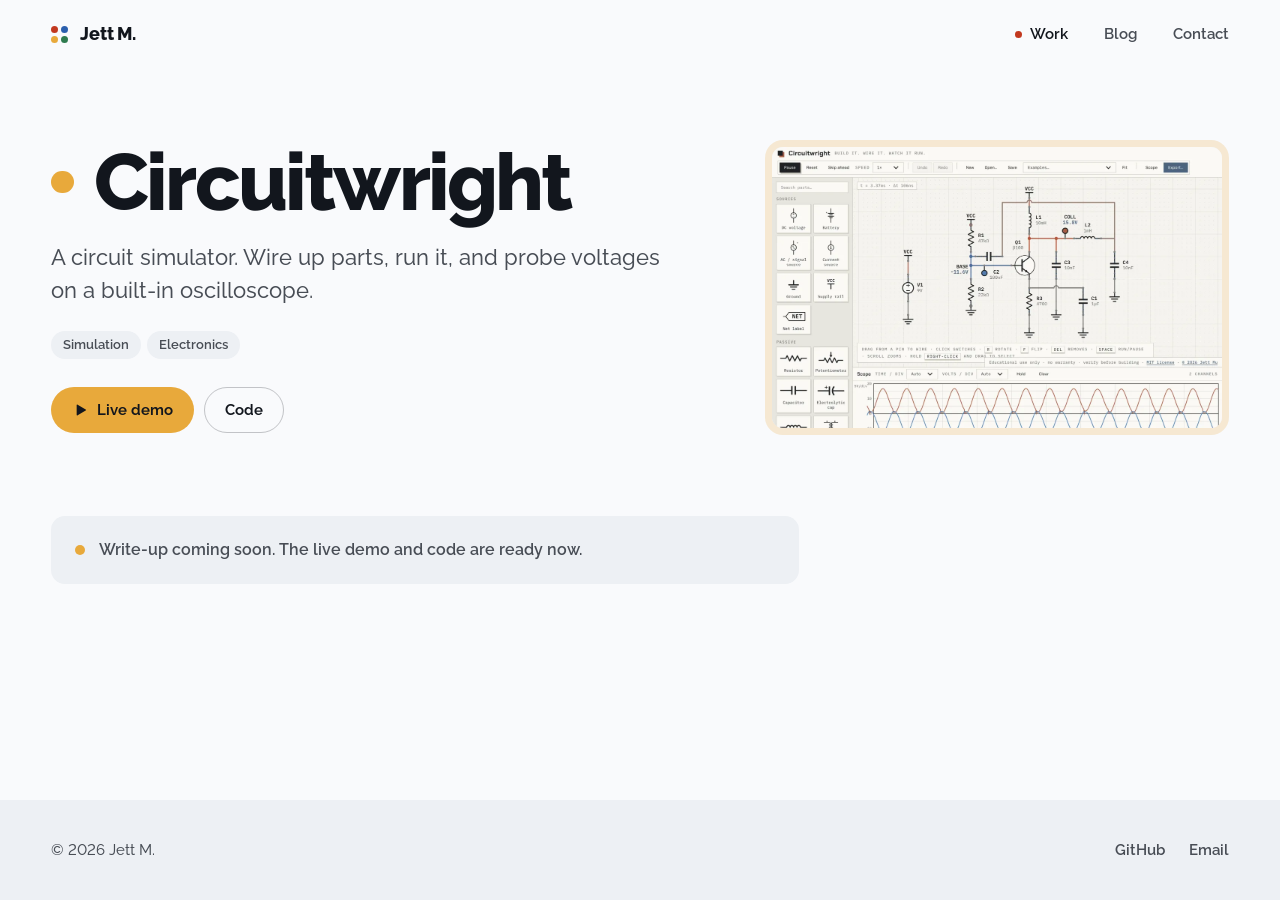
<file: writeups/circuitwright.html>
<!DOCTYPE html>
<html lang="en">
<head>
<meta charset="utf-8">
<meta name="viewport" content="width=device-width, initial-scale=1">
<title>Circuitwright · Jett M.</title>
<meta name="description" content="A circuit simulator. Wire up parts, run it, and probe voltages on a built-in oscilloscope.">
<meta name="theme-color" content="#F9FAFC" media="(prefers-color-scheme: light)">
<meta name="theme-color" content="#111318" media="(prefers-color-scheme: dark)">
<meta property="og:type" content="article">
<meta property="og:url" content="https://jettm.dev/writeups/circuitwright.html">
<meta property="og:title" content="Circuitwright · Jett M.">
<meta property="og:description" content="A circuit simulator. Wire up parts, run it, and probe voltages on a built-in oscilloscope.">
<link rel="icon" href="../favicon.ico" sizes="any">
<link rel="icon" type="image/png" sizes="32x32" href="../favicon-32x32.png">
<link rel="apple-touch-icon" href="../apple-touch-icon.png">
<link rel="manifest" href="../site.webmanifest">
<link rel="preconnect" href="https://fonts.googleapis.com">
<link rel="preconnect" href="https://fonts.gstatic.com" crossorigin>
<link href="https://fonts.googleapis.com/css2?family=Raleway:ital,wght@0,100..900;1,100..900&display=swap" rel="stylesheet">
<link rel="stylesheet" href="../style.css">
</head>
<body>

<a class="skip-link" href="#main">Skip to content</a>

<header class="site-header">
  <a class="wordmark" href="../index.html"><span class="mark" aria-hidden="true"><i></i><i></i><i></i><i></i></span>Jett M.</a>
  <nav class="site-nav" aria-label="Primary">
    <a class="line-red" href="../projects.html" aria-current="page">Work</a>
    <a class="line-blue" href="https://blog.jettm.dev">Blog</a>
    <a class="line-green" href="../contact/index.html">Contact</a>
  </nav>
</header>

<main id="main" class="page-wrap writeup line-yellow">

  <header class="writeup-head">
    <div>
    <h1 class="page-title" data-reveal><span class="dot" aria-hidden="true"></span>Circuitwright</h1>
    <p class="page-lede" data-reveal style="--d: 1">A circuit simulator. Wire up parts, run it, and probe voltages on a built-in oscilloscope.</p>
    <ul class="tags" data-reveal style="--d: 2">
      <li>Simulation</li>
      <li>Electronics</li>
    </ul>
    <div class="writeup-links" data-reveal style="--d: 3">
      <a class="btn btn-fill" href="https://circuitwright.jettm.dev" target="_blank" rel="noopener"><svg viewBox="0 0 24 24" fill="currentColor" aria-hidden="true"><path d="M7 4.8v14.4a1 1 0 0 0 1.5.86l12-7.2a1 1 0 0 0 0-1.72l-12-7.2A1 1 0 0 0 7 4.8z"></path></svg>Live demo</a>
      <a class="btn" href="https://github.com/jett-mu/circuitWright" target="_blank" rel="noopener">Code</a>
    </div>
    </div>
    <div class="writeup-shot shot-plate" data-reveal style="--d: 2"><img src="../assets/circuitwright-1200.webp" srcset="../assets/circuitwright-480.webp 480w, ../assets/circuitwright-1200.webp 1200w" sizes="(min-width: 960px) 45vw, 92vw" width="1200" height="807" alt="Circuitwright with a transistor amplifier schematic and its oscilloscope traces" decoding="async"></div>
  </header>

  <!-- write-up goes inside .prose; while it's empty the page shows a "coming soon" note -->
  <article class="prose"></article>

</main>

<footer class="site-footer">
  <span>© 2026 Jett M.</span>
  <div class="footer-links">
    <a href="https://github.com/jett-mu" target="_blank" rel="noopener">GitHub</a>
    <a href="mailto:jett@jettm.dev">Email</a>
  </div>
</footer>

<script src="../site.js"></script>

</body>
</html>
</file>
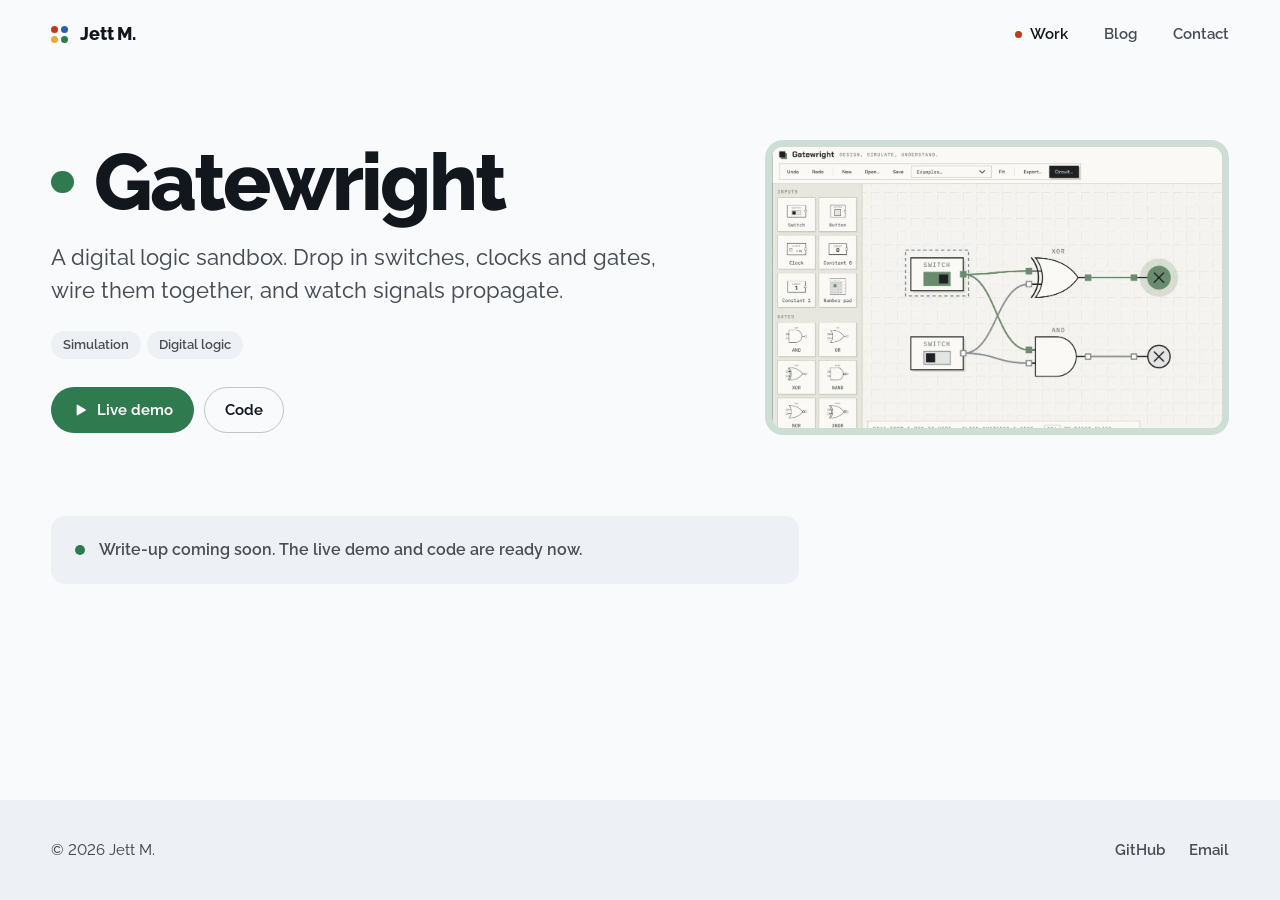
<file: writeups/gatewright.html>
<!DOCTYPE html>
<html lang="en">
<head>
<meta charset="utf-8">
<meta name="viewport" content="width=device-width, initial-scale=1">
<title>Gatewright · Jett M.</title>
<meta name="description" content="A digital logic sandbox. Drop in switches, clocks and gates, wire them together, and watch signals propagate.">
<meta name="theme-color" content="#F9FAFC" media="(prefers-color-scheme: light)">
<meta name="theme-color" content="#111318" media="(prefers-color-scheme: dark)">
<meta property="og:type" content="article">
<meta property="og:url" content="https://jettm.dev/writeups/gatewright.html">
<meta property="og:title" content="Gatewright · Jett M.">
<meta property="og:description" content="A digital logic sandbox. Drop in switches, clocks and gates, wire them together, and watch signals propagate.">
<link rel="icon" href="../favicon.ico" sizes="any">
<link rel="icon" type="image/png" sizes="32x32" href="../favicon-32x32.png">
<link rel="apple-touch-icon" href="../apple-touch-icon.png">
<link rel="manifest" href="../site.webmanifest">
<link rel="preconnect" href="https://fonts.googleapis.com">
<link rel="preconnect" href="https://fonts.gstatic.com" crossorigin>
<link href="https://fonts.googleapis.com/css2?family=Raleway:ital,wght@0,100..900;1,100..900&display=swap" rel="stylesheet">
<link rel="stylesheet" href="../style.css">
</head>
<body>

<a class="skip-link" href="#main">Skip to content</a>

<header class="site-header">
  <a class="wordmark" href="../index.html"><span class="mark" aria-hidden="true"><i></i><i></i><i></i><i></i></span>Jett M.</a>
  <nav class="site-nav" aria-label="Primary">
    <a class="line-red" href="../projects.html" aria-current="page">Work</a>
    <a class="line-blue" href="https://blog.jettm.dev">Blog</a>
    <a class="line-green" href="../contact/index.html">Contact</a>
  </nav>
</header>

<main id="main" class="page-wrap writeup line-green">

  <header class="writeup-head">
    <div>
    <h1 class="page-title" data-reveal><span class="dot" aria-hidden="true"></span>Gatewright</h1>
    <p class="page-lede" data-reveal style="--d: 1">A digital logic sandbox. Drop in switches, clocks and gates, wire them together, and watch signals propagate.</p>
    <ul class="tags" data-reveal style="--d: 2">
      <li>Simulation</li>
      <li>Digital logic</li>
    </ul>
    <div class="writeup-links" data-reveal style="--d: 3">
      <a class="btn btn-fill" href="https://gatewright.jettm.dev" target="_blank" rel="noopener"><svg viewBox="0 0 24 24" fill="currentColor" aria-hidden="true"><path d="M7 4.8v14.4a1 1 0 0 0 1.5.86l12-7.2a1 1 0 0 0 0-1.72l-12-7.2A1 1 0 0 0 7 4.8z"></path></svg>Live demo</a>
      <a class="btn" href="https://github.com/jett-mu/logicGated" target="_blank" rel="noopener">Code</a>
    </div>
    </div>
    <div class="writeup-shot shot-plate" data-reveal style="--d: 2"><img src="../assets/gatewright-1200.webp" srcset="../assets/gatewright-480.webp 480w, ../assets/gatewright-1200.webp 1200w" sizes="(min-width: 960px) 45vw, 92vw" width="1200" height="807" alt="Gatewright with two switches wired into XOR and AND gates" decoding="async"></div>
  </header>

  <!-- write-up goes inside .prose; while it's empty the page shows a "coming soon" note -->
  <article class="prose"></article>

</main>

<footer class="site-footer">
  <span>© 2026 Jett M.</span>
  <div class="footer-links">
    <a href="https://github.com/jett-mu" target="_blank" rel="noopener">GitHub</a>
    <a href="mailto:jett@jettm.dev">Email</a>
  </div>
</footer>

<script src="../site.js"></script>

</body>
</html>
</file>
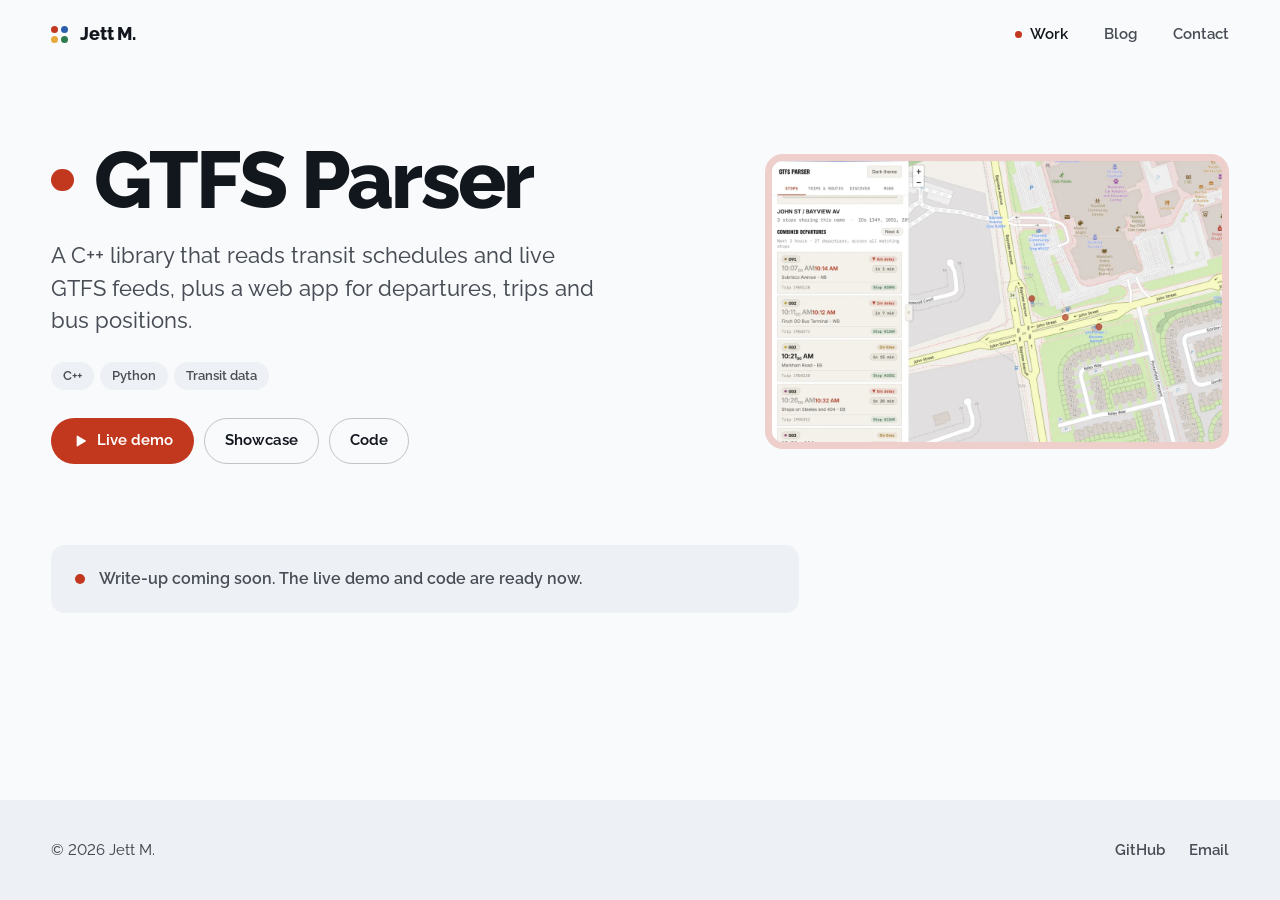
<file: writeups/gtfs-parser.html>
<!DOCTYPE html>
<html lang="en">
<head>
<meta charset="utf-8">
<meta name="viewport" content="width=device-width, initial-scale=1">
<title>GTFS Parser · Jett M.</title>
<meta name="description" content="A C++ library that reads transit schedules and live GTFS feeds, plus a web app for departures, trips and bus positions.">
<meta name="theme-color" content="#F9FAFC" media="(prefers-color-scheme: light)">
<meta name="theme-color" content="#111318" media="(prefers-color-scheme: dark)">
<meta property="og:type" content="article">
<meta property="og:url" content="https://jettm.dev/writeups/gtfs-parser.html">
<meta property="og:title" content="GTFS Parser · Jett M.">
<meta property="og:description" content="A C++ library that reads transit schedules and live GTFS feeds, plus a web app for departures, trips and bus positions.">
<link rel="icon" href="../favicon.ico" sizes="any">
<link rel="icon" type="image/png" sizes="32x32" href="../favicon-32x32.png">
<link rel="apple-touch-icon" href="../apple-touch-icon.png">
<link rel="manifest" href="../site.webmanifest">
<link rel="preconnect" href="https://fonts.googleapis.com">
<link rel="preconnect" href="https://fonts.gstatic.com" crossorigin>
<link href="https://fonts.googleapis.com/css2?family=Raleway:ital,wght@0,100..900;1,100..900&display=swap" rel="stylesheet">
<link rel="stylesheet" href="../style.css">
</head>
<body>

<a class="skip-link" href="#main">Skip to content</a>

<header class="site-header">
  <a class="wordmark" href="../index.html"><span class="mark" aria-hidden="true"><i></i><i></i><i></i><i></i></span>Jett M.</a>
  <nav class="site-nav" aria-label="Primary">
    <a class="line-red" href="../projects.html" aria-current="page">Work</a>
    <a class="line-blue" href="https://blog.jettm.dev">Blog</a>
    <a class="line-green" href="../contact/index.html">Contact</a>
  </nav>
</header>

<main id="main" class="page-wrap writeup line-red">

  <header class="writeup-head">
    <div>
    <h1 class="page-title" data-reveal><span class="dot" aria-hidden="true"></span>GTFS Parser</h1>
    <p class="page-lede" data-reveal style="--d: 1">A C++ library that reads transit schedules and live GTFS feeds, plus a web app for departures, trips and bus positions.</p>
    <ul class="tags" data-reveal style="--d: 2">
      <li>C++</li>
      <li>Python</li>
      <li>Transit data</li>
    </ul>
    <div class="writeup-links" data-reveal style="--d: 3">
      <a class="btn btn-fill" href="https://gtfs.jettm.dev" target="_blank" rel="noopener"><svg viewBox="0 0 24 24" fill="currentColor" aria-hidden="true"><path d="M7 4.8v14.4a1 1 0 0 0 1.5.86l12-7.2a1 1 0 0 0 0-1.72l-12-7.2A1 1 0 0 0 7 4.8z"></path></svg>Live demo</a>
      <a class="btn" href="../gtfs/index.html">Showcase</a>
      <a class="btn" href="https://github.com/jett-mu/GTFS-Parser" target="_blank" rel="noopener">Code</a>
    </div>
    </div>
    <div class="writeup-shot shot-plate" data-reveal style="--d: 2"><img src="../assets/gtfs-parser-1200.webp" srcset="../assets/gtfs-parser-480.webp 480w, ../assets/gtfs-parser-1200.webp 1200w" sizes="(min-width: 960px) 45vw, 92vw" width="1200" height="808" alt="GTFS Parser showing combined departures for John St and Bayview Av beside a street map" decoding="async"></div>
  </header>

  <!-- write-up goes inside .prose; while it's empty the page shows a "coming soon" note -->
  <article class="prose"></article>

</main>

<footer class="site-footer">
  <span>© 2026 Jett M.</span>
  <div class="footer-links">
    <a href="https://github.com/jett-mu" target="_blank" rel="noopener">GitHub</a>
    <a href="mailto:jett@jettm.dev">Email</a>
  </div>
</footer>

<script src="../site.js"></script>

</body>
</html>
</file>
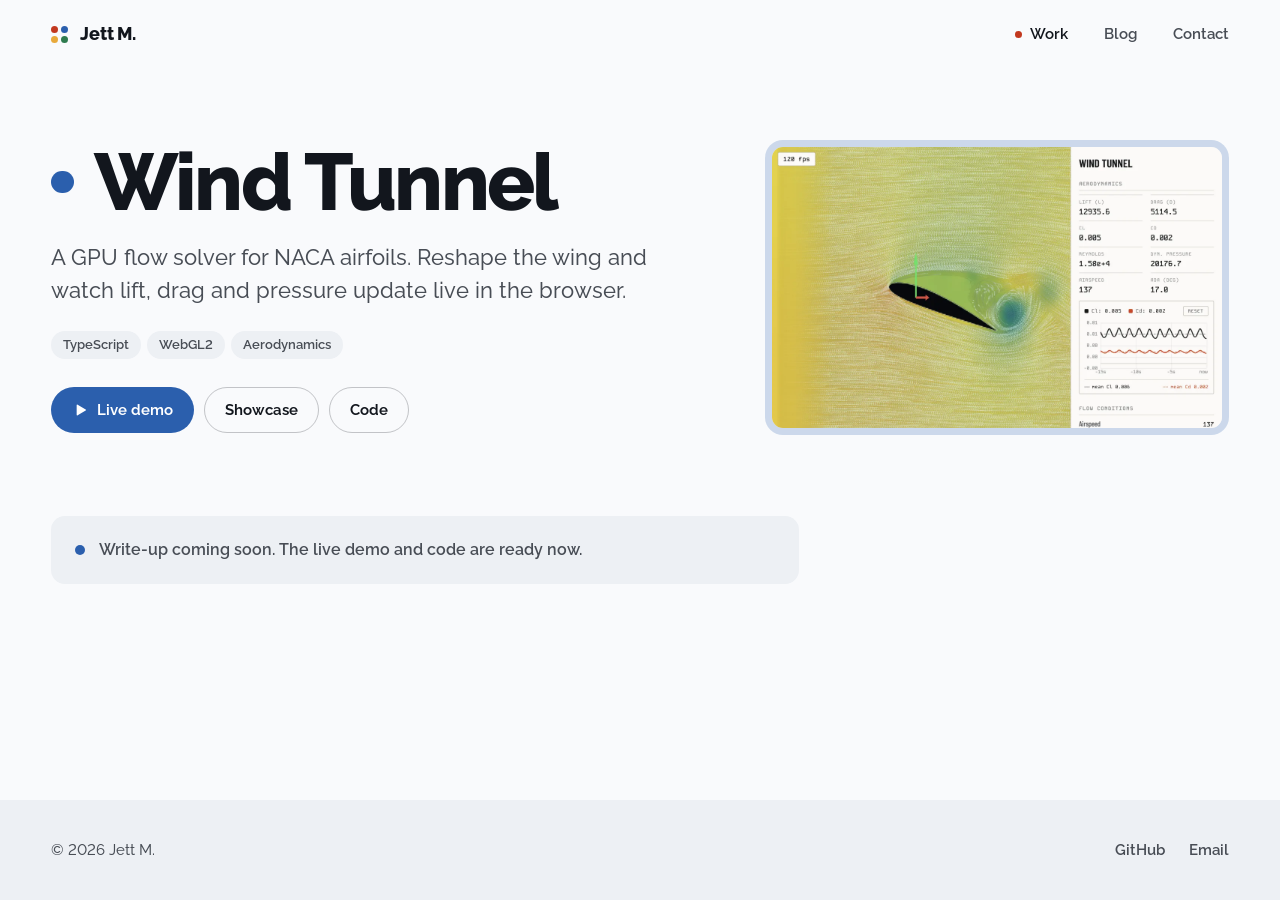
<file: writeups/wind-tunnel.html>
<!DOCTYPE html>
<html lang="en">
<head>
<meta charset="utf-8">
<meta name="viewport" content="width=device-width, initial-scale=1">
<title>Wind Tunnel · Jett M.</title>
<meta name="description" content="A GPU flow solver for NACA airfoils. Reshape the wing and watch lift, drag and pressure update live in the browser.">
<meta name="theme-color" content="#F9FAFC" media="(prefers-color-scheme: light)">
<meta name="theme-color" content="#111318" media="(prefers-color-scheme: dark)">
<meta property="og:type" content="article">
<meta property="og:url" content="https://jettm.dev/writeups/wind-tunnel.html">
<meta property="og:title" content="Wind Tunnel · Jett M.">
<meta property="og:description" content="A GPU flow solver for NACA airfoils. Reshape the wing and watch lift, drag and pressure update live in the browser.">
<link rel="icon" href="../favicon.ico" sizes="any">
<link rel="icon" type="image/png" sizes="32x32" href="../favicon-32x32.png">
<link rel="apple-touch-icon" href="../apple-touch-icon.png">
<link rel="manifest" href="../site.webmanifest">
<link rel="preconnect" href="https://fonts.googleapis.com">
<link rel="preconnect" href="https://fonts.gstatic.com" crossorigin>
<link href="https://fonts.googleapis.com/css2?family=Raleway:ital,wght@0,100..900;1,100..900&display=swap" rel="stylesheet">
<link rel="stylesheet" href="../style.css">
</head>
<body>

<a class="skip-link" href="#main">Skip to content</a>

<header class="site-header">
  <a class="wordmark" href="../index.html"><span class="mark" aria-hidden="true"><i></i><i></i><i></i><i></i></span>Jett M.</a>
  <nav class="site-nav" aria-label="Primary">
    <a class="line-red" href="../projects.html" aria-current="page">Work</a>
    <a class="line-blue" href="https://blog.jettm.dev">Blog</a>
    <a class="line-green" href="../contact/index.html">Contact</a>
  </nav>
</header>

<main id="main" class="page-wrap writeup line-blue">

  <header class="writeup-head">
    <div>
    <h1 class="page-title" data-reveal><span class="dot" aria-hidden="true"></span>Wind Tunnel</h1>
    <p class="page-lede" data-reveal style="--d: 1">A GPU flow solver for NACA airfoils. Reshape the wing and watch lift, drag and pressure update live in the browser.</p>
    <ul class="tags" data-reveal style="--d: 2">
      <li>TypeScript</li>
      <li>WebGL2</li>
      <li>Aerodynamics</li>
    </ul>
    <div class="writeup-links" data-reveal style="--d: 3">
      <a class="btn btn-fill" href="https://windtunnel.jettm.dev" target="_blank" rel="noopener"><svg viewBox="0 0 24 24" fill="currentColor" aria-hidden="true"><path d="M7 4.8v14.4a1 1 0 0 0 1.5.86l12-7.2a1 1 0 0 0 0-1.72l-12-7.2A1 1 0 0 0 7 4.8z"></path></svg>Live demo</a>
      <a class="btn" href="../windtunnel/index.html">Showcase</a>
      <a class="btn" href="https://github.com/jett-mu/windTunnel" target="_blank" rel="noopener">Code</a>
    </div>
    </div>
    <div class="writeup-shot shot-plate" data-reveal style="--d: 2"><img src="../assets/wind-tunnel-1200.webp" srcset="../assets/wind-tunnel-480.webp 480w, ../assets/wind-tunnel-1200.webp 1200w" sizes="(min-width: 960px) 45vw, 92vw" width="1200" height="806" alt="Wind Tunnel simulating flow around an airfoil, with live lift and drag readouts" decoding="async"></div>
  </header>

  <!-- write-up goes inside .prose; while it's empty the page shows a "coming soon" note -->
  <article class="prose"></article>

</main>

<footer class="site-footer">
  <span>© 2026 Jett M.</span>
  <div class="footer-links">
    <a href="https://github.com/jett-mu" target="_blank" rel="noopener">GitHub</a>
    <a href="mailto:jett@jettm.dev">Email</a>
  </div>
</footer>

<script src="../site.js"></script>

</body>
</html>
</file>
<file: style.css>
/* ===========================================================
   jettm.dev shared styles.
   One family (Raleway) carries the whole site through weight
   and size. Four project colors are the identity: each project
   owns one, and keeps it wherever it appears. Light and dark
   themes follow the visitor's system setting.
   The showcase pages add showcase.css on top of this file.
   =========================================================== */

:root {
  color-scheme: light dark;

  --bg: oklch(0.985 0.003 255);
  --surface: oklch(0.955 0.006 255);       /* sunken fills, chips */
  --raised: oklch(1 0 0);                  /* panels that sit above the page */
  --ink: oklch(0.2 0.015 260);
  --ink-2: oklch(0.42 0.015 260);          /* secondary text, ~8:1 on bg */
  --ink-3: oklch(0.51 0.014 260);          /* tertiary text, ~5.3:1 on bg */
  --rule: oklch(0.2 0.015 260 / 0.11);
  --rule-strong: oklch(0.2 0.015 260 / 0.24);
  --shadow: 0 1px 2px oklch(0.2 0.02 260 / 0.06), 0 12px 32px -12px oklch(0.2 0.02 260 / 0.18);

  /* project colors: fill, text-safe variant, and what sits on the fill */
  --red: #C2381F;      --red-text: #B8341C;      --on-red: #FFFFFF;
  --blue: #2B5FAD;     --blue-text: #2B5FAD;     --on-blue: #FFFFFF;
  --yellow: #E8A93B;   --yellow-text: #8C5A0A;   --on-yellow: oklch(0.2 0.015 260);
  --green: #2F7B4F;    --green-text: #2F7B4F;    --on-green: #FFFFFF;
  --purple: #6B46B0;   --purple-text: #6B46B0;   --on-purple: #FFFFFF;

  --font: 'Raleway', system-ui, sans-serif;
  --font-code: ui-monospace,  /* taste-skill-ignore: real code only (.prose code/pre) */
                'SFMono-Regular', Menlo, Consolas, monospace;

  --gutter: clamp(16px, 4vw, 56px);
  --max: 1320px;
  /* outer margin that lines the header and footer up with the content */
  --frame: max(var(--gutter), calc((100% - var(--max)) / 2 + var(--gutter)));
  --radius: 14px;
  --radius-lg: 22px;
  --ease-out: cubic-bezier(0.25, 1, 0.5, 1);       /* quart */
  --ease-out-expo: cubic-bezier(0.16, 1, 0.3, 1);

  --z-content: 1;
  --z-sticky: 20;
  --z-skip: 50;
}

@media (prefers-color-scheme: dark) {
  :root {
    --bg: oklch(0.17 0.012 260);
    --surface: oklch(0.215 0.014 260);
    --raised: oklch(0.205 0.014 260);
    --ink: oklch(0.95 0.005 260);
    --ink-2: oklch(0.8 0.01 260);
    --ink-3: oklch(0.7 0.012 260);
    --rule: oklch(0.95 0.005 260 / 0.1);
    --rule-strong: oklch(0.95 0.005 260 / 0.24);
    --shadow: 0 1px 2px oklch(0 0 0 / 0.3), 0 16px 40px -16px oklch(0 0 0 / 0.6);

    --red: oklch(0.68 0.17 35);      --red-text: oklch(0.75 0.15 35);      --on-red: oklch(0.17 0.012 260);
    --blue: oklch(0.7 0.12 255);     --blue-text: oklch(0.77 0.11 255);    --on-blue: oklch(0.17 0.012 260);
    --yellow: oklch(0.82 0.14 80);   --yellow-text: oklch(0.85 0.13 80);   --on-yellow: oklch(0.17 0.012 260);
    --green: oklch(0.7 0.13 155);    --green-text: oklch(0.77 0.12 155);   --on-green: oklch(0.17 0.012 260);
    --purple: oklch(0.7 0.14 300);   --purple-text: oklch(0.78 0.12 300);  --on-purple: oklch(0.17 0.012 260);
  }
}

/* line assignment: set on any element to color it and its children */
.line-red    { --line: var(--red);    --line-text: var(--red-text);    --on-line: var(--on-red); }
.line-blue   { --line: var(--blue);   --line-text: var(--blue-text);   --on-line: var(--on-blue); }
.line-yellow { --line: var(--yellow); --line-text: var(--yellow-text); --on-line: var(--on-yellow); }
.line-green  { --line: var(--green);  --line-text: var(--green-text);  --on-line: var(--on-green); }
.line-purple { --line: var(--purple); --line-text: var(--purple-text); --on-line: var(--on-purple); }
.line-ink    { --line: var(--ink);    --line-text: var(--ink);         --on-line: var(--bg); }

/* ---------- BASE ---------- */

*, *::before, *::after { box-sizing: border-box; }

html {
  -webkit-text-size-adjust: 100%;
  text-size-adjust: 100%;
}

body {
  margin: 0;
  min-height: 100dvh;
  display: flex;
  flex-direction: column;
  background: var(--bg);
  color: var(--ink);
  font-family: var(--font);
  font-size: 1.0625rem;
  font-weight: 450;
  line-height: 1.6;
  /* Raleway defaults to old-style figures; times and IDs read better lining */
  font-variant-numeric: lining-nums;
  -webkit-font-smoothing: antialiased;
}

img, svg { display: block; max-width: 100%; }

h1, h2, h3 { margin: 0; text-wrap: balance; }
p { margin: 0; text-wrap: pretty; }

a { color: var(--blue-text); text-decoration: none; }
a:hover { color: var(--ink); }

:focus-visible {
  outline: 2px solid var(--ink);
  outline-offset: 3px;
  border-radius: 6px;
}

::selection { background: var(--ink); color: var(--bg); }

.skip-link {
  position: absolute;
  top: -100px;
  left: var(--gutter);
  z-index: var(--z-skip);
  padding: 12px 18px;
  border-radius: 999px;
  background: var(--ink);
  color: var(--bg);
  font-weight: 700;
  font-size: 0.9375rem;
}

.skip-link:focus { top: 12px; color: var(--bg); }

.site-header,
main,
.site-footer {
  position: relative;
  z-index: var(--z-content);
}

main { flex: 1; width: 100%; }

/* ---------- HEADER ---------- */

.site-header {
  position: sticky;
  top: 0;
  z-index: var(--z-sticky);
  display: flex;
  align-items: center;
  justify-content: space-between;
  gap: 16px;
  min-height: 68px;
  padding: 0 var(--frame);
  background: var(--bg);
}

.wordmark {
  display: inline-flex;
  align-items: center;
  gap: 12px;
  min-height: 44px;
  font-weight: 800;
  font-size: 1.125rem;
  letter-spacing: -0.01em;
  color: var(--ink);
}

/* four dots, one per project color */
.mark {
  display: grid;
  grid-template-columns: repeat(2, 7px);
  gap: 3px;
  transition: transform 600ms var(--ease-out-expo);
}

.mark i {
  width: 7px;
  height: 7px;
  border-radius: 50%;
}

.mark i:nth-child(1) { background: var(--red); }
.mark i:nth-child(2) { background: var(--blue); }
.mark i:nth-child(3) { background: var(--yellow); }
.mark i:nth-child(4) { background: var(--green); }

.wordmark:hover { color: var(--ink); }
.wordmark:hover .mark { transform: rotate(90deg); }

.site-nav {
  display: flex;
  align-items: center;
  gap: clamp(0px, 1.2vw, 12px);
  /* optical: the last link's text sits on the margin */
  margin-right: calc(-1 * var(--nav-pad));
  --nav-pad: 12px;
}

.site-nav a {
  display: inline-flex;
  align-items: center;
  gap: 8px;
  min-height: 44px;
  padding: 0 var(--nav-pad);
  border-radius: 999px;
  font-weight: 600;
  font-size: 0.9375rem;
  color: var(--ink-2);
  transition: color 150ms var(--ease-out), background 150ms var(--ease-out);
}

/* the page's dot: hidden until hover, shown on the current page */
.site-nav a::before {
  content: "";
  width: 7px;
  height: 7px;
  margin-left: -15px;
  border-radius: 50%;
  background: var(--line, var(--ink));
  opacity: 0;
  transform: scale(0.4);
  transition: transform 250ms var(--ease-out-expo), opacity 200ms var(--ease-out), margin 250ms var(--ease-out-expo);
}

.site-nav a:hover,
.site-nav a[aria-current="page"] { color: var(--ink); }

.site-nav a:hover::before,
.site-nav a[aria-current="page"]::before { opacity: 1; transform: scale(1); margin-left: 0; }

/* ---------- FOOTER ---------- */

.site-footer {
  display: flex;
  flex-wrap: wrap;
  align-items: center;
  justify-content: space-between;
  gap: 8px 24px;
  margin-top: clamp(48px, 8vh, 96px);
  padding: 28px var(--frame);
  background: var(--surface);
  font-size: 0.9375rem;
  color: var(--ink-2);
}

.footer-links { display: flex; gap: 8px; margin-right: -8px; }
.footer-links a {
  display: inline-flex;
  align-items: center;
  min-height: 44px;
  padding: 0 8px;
  font-weight: 600;
  color: var(--ink-2);
}
.footer-links a:hover { color: var(--ink); }

/* ---------- SHARED TYPE ---------- */

.page-wrap {
  width: 100%;
  max-width: var(--max);
  margin: 0 auto;
  padding: clamp(40px, 8vh, 96px) var(--gutter) clamp(64px, 12vh, 140px);
}

.page-head { margin-bottom: clamp(48px, 9vh, 104px); }

.page-title {
  font-weight: 800;
  font-size: clamp(2.75rem, 1.5rem + 4.6vw, 5rem);
  line-height: 1;
  letter-spacing: -0.035em;
}

.page-title .thin { font-weight: 250; letter-spacing: -0.02em; }

.page-lede {
  max-width: 48ch;
  margin-top: 20px;
  font-size: clamp(1.125rem, 1rem + 0.45vw, 1.375rem);
  line-height: 1.5;
  color: var(--ink-2);
}

.section-title {
  font-weight: 800;
  font-size: clamp(1.625rem, 1.3rem + 1vw, 2.125rem);
  line-height: 1.1;
  letter-spacing: -0.02em;
}

.text-link {
  display: inline-flex;
  align-items: center;
  gap: 8px;
  min-height: 44px;
  font-weight: 700;
  font-size: 0.9375rem;
  color: var(--ink);
}

.text-link svg { width: 16px; height: 16px; transition: transform 250ms var(--ease-out); }
.text-link:hover { color: var(--line-text, var(--blue-text)); }
.text-link:hover svg { transform: translateX(4px); }

.back-link {
  display: inline-flex;
  align-items: center;
  gap: 8px;
  min-height: 44px;
  margin-bottom: clamp(16px, 3vh, 28px);
  font-weight: 600;
  font-size: 0.9375rem;
  color: var(--ink-2);
}

.back-link svg { width: 16px; height: 16px; transition: transform 250ms var(--ease-out); }
.back-link:hover { color: var(--ink); }
.back-link:hover svg { transform: translateX(-4px); }

/* project color dot, used beside project names */
.dot {
  flex: none;
  display: inline-block;
  width: 0.5em;
  height: 0.5em;
  border-radius: 50%;
  background: var(--line);
}

/* ---------- BUTTONS ---------- */

.btn {
  display: inline-flex;
  align-items: center;
  gap: 9px;
  min-height: 46px;
  padding: 0 20px;
  border-radius: 999px;
  font: 650 0.9375rem/1 var(--font);
  color: var(--ink);
  background: transparent;
  border: 1.5px solid var(--rule-strong);
  white-space: nowrap;
  transition: background 200ms var(--ease-out), border-color 200ms var(--ease-out),
              color 200ms var(--ease-out), transform 200ms var(--ease-out);
}

.btn:hover {
  color: var(--ink);
  border-color: var(--ink);
  background: var(--surface);
}

.btn:active { transform: scale(0.97); }

.btn-fill {
  color: var(--on-line, var(--bg));
  background: var(--line, var(--ink));
  border-color: transparent;
}

.btn-fill:hover {
  color: var(--on-line, var(--bg));
  background: color-mix(in oklab, var(--line, var(--ink)) 86%, var(--ink));
  border-color: transparent;
}

.btn svg { width: 16px; height: 16px; flex: none; }

.btn-label {
  font-weight: 500;
  opacity: 0.72;
}

.btn-sm { min-height: 40px; padding: 0 16px; font-size: 0.875rem; }

@media (pointer: coarse) {
  .btn-sm { min-height: 44px; }
}

.tags {
  list-style: none;
  margin: 0;
  padding: 0;
  display: flex;
  flex-wrap: wrap;
  gap: 6px;
}

.tags li {
  display: inline-flex;
  align-items: center;
  gap: 6px;
  padding: 6px 12px;
  border-radius: 999px;
  font-weight: 600;
  font-size: 0.8125rem;
  line-height: 1.2;
  color: var(--ink-2);
  background: var(--surface);
}

.tags .tag-flag { color: var(--green-text); background: color-mix(in oklab, var(--green) 12%, transparent); }
.tags .tag-flag svg { width: 14px; height: 14px; flex: none; }

/* ---------- HOME ---------- */

.home {
  display: grid;
  grid-template-columns: minmax(0, 5fr) minmax(0, 7fr);
  gap: clamp(40px, 6vw, 112px);
  max-width: var(--max);
  margin: 0 auto;
  padding: clamp(40px, 8vh, 96px) var(--gutter) clamp(64px, 12vh, 140px);
}

.intro {
  position: sticky;
  top: calc(68px + clamp(24px, 6vh, 64px));
  align-self: start;
}

.intro-name {
  font-weight: 800;
  font-size: clamp(3.5rem, 2rem + 5.4vw, 6rem);
  line-height: 0.95;
  letter-spacing: -0.04em;
}

.intro-name .thin { font-weight: 200; letter-spacing: -0.02em; }

.intro-lede {
  max-width: 30ch;
  margin-top: 22px;
  font-size: clamp(1.1875rem, 1rem + 0.6vw, 1.4375rem);
  font-weight: 500;
  line-height: 1.45;
  color: var(--ink-2);
}

.intro-lede strong { font-weight: 700; color: var(--ink); }

/* four segments, one per project. The hovered project's segment
   stretches; the script sets data-active on .band */
.band {
  display: flex;
  gap: 5px;
  max-width: 340px;
  height: 6px;
  margin: clamp(28px, 5vh, 44px) 0;
}

.band span {
  flex: 1 1 0;
  border-radius: 3px;
  background: var(--line);
  transform-origin: left;
  transition: flex-grow 700ms var(--ease-out-expo), opacity 400ms var(--ease-out);
}

.band[data-active] span { opacity: 0.28; }

.band[data-active="red"] .line-red,
.band[data-active="blue"] .line-blue,
.band[data-active="yellow"] .line-yellow,
.band[data-active="green"] .line-green,
.band[data-active="purple"] .line-purple { flex-grow: 5; opacity: 1; }

@media (prefers-reduced-motion: no-preference) {
  .band span {
    animation: band-in 900ms var(--ease-out-expo) backwards;
    animation-delay: calc(var(--i, 0) * 110ms + 150ms);
  }
}

@keyframes band-in {
  from { transform: scaleX(0); }
}

.now {
  margin: 0;
  display: grid;
  grid-template-columns: auto minmax(0, 1fr);
  gap: 12px 20px;
  max-width: 46ch;
  font-size: 1rem;
  color: var(--ink-2);
}

.now dt {
  font-weight: 700;
  font-size: 0.875rem;
  line-height: 1.85;
  color: var(--line-text);
}

.now dd { margin: 0; }
.now strong { font-weight: 700; color: var(--ink); }

.skills {
  margin-top: clamp(22px, 3.5vh, 32px);
  display: flex;
  flex-wrap: wrap;
  align-items: baseline;
  gap: 4px 20px;
}

.skills-label {
  font-weight: 700;
  font-size: 0.875rem;
  color: var(--ink-3);
}

.inline-list {
  list-style: none;
  margin: 0;
  padding: 0;
  display: flex;
  flex-wrap: wrap;
  font-weight: 600;
  font-size: 0.9375rem;
}

.inline-list li:not(:last-child)::after {
  content: "·";
  padding: 0 0.55em;
  color: var(--ink-3);
}

.intro-links {
  display: flex;
  flex-wrap: wrap;
  gap: 10px;
  margin-top: clamp(28px, 4.5vh, 40px);
}

.work-head {
  display: flex;
  align-items: baseline;
  justify-content: space-between;
  gap: 16px;
  margin-bottom: clamp(12px, 2vh, 20px);
  padding: 0 clamp(16px, 2vw, 28px);
}

.work-list {
  list-style: none;
  margin: 0;
  padding: 0;
  display: flex;
  flex-direction: column;
  gap: clamp(16px, 3vh, 32px);
}

.work-item {
  --pad-x: clamp(16px, 2vw, 28px);
  --pad-y: clamp(20px, 2.4vw, 32px);
  position: relative;
  display: grid;
  grid-template-columns: minmax(0, 1fr) clamp(150px, 15vw, 220px);
  align-items: center;
  gap: clamp(20px, 3vw, 40px);
  /* the extra bottom room holds the row's trace */
  padding: var(--pad-y) var(--pad-x) calc(var(--pad-y) + 18px);
  border-radius: var(--radius-lg);
  transition: background 350ms var(--ease-out);
}

.work-item:hover,
.work-item:focus-within { background: color-mix(in oklab, var(--line) 9%, transparent); }

.work-name {
  display: flex;
  align-items: center;
  gap: 14px;
  font-weight: 800;
  font-size: clamp(1.5rem, 1.2rem + 1vw, 2.125rem);
  line-height: 1.1;
  letter-spacing: -0.025em;
}

.work-name .dot { width: 14px; height: 14px; }
.work-name a { color: var(--ink); }
.work-name a:hover { color: var(--line-text); }

.work-desc {
  max-width: 52ch;
  margin-top: 10px;
  color: var(--ink-2);
}

.work-meta {
  margin-top: 8px;
  font-weight: 600;
  font-size: 0.875rem;
  color: var(--ink-3);
}

.work-links {
  display: flex;
  flex-wrap: wrap;
  gap: 8px;
  margin-top: 18px;
}

/* screenshot on a plate of the project's color */
.shot-plate {
  padding: 7px;
  border-radius: 18px;
  background: color-mix(in oklab, var(--line) 22%, transparent);
  transition: background 350ms var(--ease-out), transform 500ms var(--ease-out-expo);
}

.shot-plate img {
  width: 100%;
  height: auto;
  aspect-ratio: 16 / 10;
  object-fit: cover;
  object-position: var(--shot-x, left) top;
  border-radius: 11px;
  background: var(--surface);
  transition: object-position 500ms var(--ease-out);
}

/* the plate lifts and the screenshot scrolls down a little, like the app
   is in use */
.work-item:hover .shot-plate,
.work-item:focus-within .shot-plate {
  background: var(--line);
  transform: translateY(-4px);
}

.work-item:hover .shot-plate img,
.work-item:focus-within .shot-plate img { object-position: var(--shot-x, left) bottom; }

/* each row draws a trace along its bottom edge on hover, shaped and timed
   after what the project simulates: a train stopping at stations, flow
   past a body, a ringing circuit, a clocked flip-flop, a ride over hills.
   The inline script builds it to the row's real width and sets
   data-trace; "in" reveals it left to right, "out" wipes it away in the
   same direction, then it resets out of sight. */
.trace {
  position: absolute;
  left: var(--pad-x);
  bottom: 10px;
  width: calc(100% - 2 * var(--pad-x));
  height: 24px;
  overflow: visible;
  pointer-events: none;
  color: var(--line);
  clip-path: inset(-6px 100% -6px 0);
}

.work-item[data-trace="in"] .trace {
  clip-path: inset(-6px 0 -6px 0);
  transition: clip-path var(--trace-ms, 1000ms) var(--trace-ease, var(--ease-out));
}

.work-item[data-trace="out"] .trace {
  clip-path: inset(-6px 0 -6px 100%);
  transition: clip-path 200ms cubic-bezier(0.65, 0, 0.35, 1);
}

.trace path {
  fill: none;
  stroke: currentColor;
  stroke-width: 2;
  stroke-linecap: round;
  stroke-linejoin: round;
}

.trace .trace-fill { fill: currentColor; stroke: none; opacity: 0.14; }
.trace .trace-ref { stroke-width: 1; stroke-dasharray: 2 4; opacity: 0.45; }
.trace circle { fill: var(--raised); stroke: currentColor; stroke-width: 2; }
.line-red .trace path { stroke-width: 3; }
.line-blue .trace path { stroke-width: 1.5; }
.line-yellow .trace { filter: drop-shadow(0 0 2.5px currentColor); }

@media (hover: none) {
  .trace { display: none; }
}

@media (prefers-reduced-motion: no-preference) {
  .work-item {
    animation: rise 800ms var(--ease-out-expo) backwards;
    animation-delay: calc(var(--i, 0) * 90ms + 250ms);
  }
}

@keyframes rise {
  from { opacity: 0; transform: translateY(18px); }
}

/* ---------- PROJECTS PAGE ---------- */

.features {
  list-style: none;
  margin: 0;
  padding: 0;
  display: flex;
  flex-direction: column;
  gap: clamp(72px, 13vh, 152px);
}

.feature {
  display: grid;
  grid-template-columns: minmax(0, 7fr) minmax(0, 5fr);
  align-items: center;
  gap: clamp(32px, 5.5vw, 96px);
}

.feature:nth-child(even) { grid-template-columns: minmax(0, 5fr) minmax(0, 7fr); }
.feature:nth-child(even) .feature-media { order: 2; }

/* a soft clay slab in the project's color, lit from the top left and
   puffed up by inset shading. The slab is painted by ::before so the
   marks in ::after can sit between it and the screenshot. */
.feature-media {
  --pad: clamp(14px, 1.8vw, 24px);
  --clay-radius: clamp(26px, 2.8vw, 38px);
  --clay-light: color-mix(in oklab, white 42%, transparent);
  --clay-dark: color-mix(in oklab, black 26%, transparent);
  position: relative;
  padding: var(--pad);
  isolation: isolate;
}

.feature-media::before {
  content: "";
  position: absolute;
  inset: 0;
  z-index: -1;
  border-radius: var(--clay-radius);
  background:
    radial-gradient(120% 90% at 18% 0%, color-mix(in oklab, white 16%, transparent), transparent 60%),
    var(--line);
  box-shadow:
    inset 0 2px 1px color-mix(in oklab, white 30%, transparent),
    inset 10px 12px 22px -10px var(--clay-light),
    inset -12px -14px 26px -10px var(--clay-dark),
    0 16px 28px -18px color-mix(in oklab, black 40%, transparent);
}

/* big soft circles behind the screenshot; only their curved edges show
   around it. Mirrored on alternate cards */
.feature-media::after {
  content: "";
  position: absolute;
  inset: 0;
  z-index: -1;
  border-radius: var(--clay-radius);
  background: color-mix(in oklab, var(--on-line) 32%, transparent);
  -webkit-mask: url("data:image/svg+xml,<svg xmlns='http://www.w3.org/2000/svg' viewBox='0 0 640 416' preserveAspectRatio='none'><circle cx='560' cy='-40' r='230' fill-opacity='.5'/><circle cx='60' cy='470' r='190' fill-opacity='.3'/><circle cx='430' cy='440' r='72' fill-opacity='.6'/></svg>") 0 0 / 100% 100%;
          mask: url("data:image/svg+xml,<svg xmlns='http://www.w3.org/2000/svg' viewBox='0 0 640 416' preserveAspectRatio='none'><circle cx='560' cy='-40' r='230' fill-opacity='.5'/><circle cx='60' cy='470' r='190' fill-opacity='.3'/><circle cx='430' cy='440' r='72' fill-opacity='.6'/></svg>") 0 0 / 100% 100%;
}

.feature:nth-child(even) .feature-media::after { transform: scaleX(-1); }

.feature-media img {
  position: relative;
  display: block;
  width: 100%;
  height: auto;
  aspect-ratio: 16 / 10;
  object-fit: cover;
  object-position: var(--shot-pos, left top);
  border-radius: calc(var(--clay-radius) - var(--pad));
  background: var(--surface);
  box-shadow:
    0 0 0 1px color-mix(in oklab, black 12%, transparent),
    0 14px 28px -14px color-mix(in oklab, black 45%, transparent);
  transition: transform 700ms var(--ease-out-expo);
}

.feature:hover .feature-media { transform: translateY(-4px); }
.feature:hover .feature-media img { transform: scale(1.008); }

.feature-title {
  display: flex;
  align-items: center;
  gap: 16px;
  font-weight: 800;
  font-size: clamp(2rem, 1.4rem + 2.2vw, 3.25rem);
  line-height: 1.02;
  letter-spacing: -0.035em;
}

.feature-title .dot { width: 16px; height: 16px; }
.feature-title a { color: var(--ink); }
.feature-title a:hover { color: var(--line-text); }

.feature-desc {
  max-width: 44ch;
  margin-top: 16px;
  font-size: 1.125rem;
  color: var(--ink-2);
}

.feature .tags { margin-top: 20px; }

.feature-actions {
  display: flex;
  flex-wrap: wrap;
  gap: 10px;
  margin-top: 28px;
}

.feature .text-link { margin-top: 10px; }

/* ---------- WRITE-UP PAGES ---------- */

.writeup-head {
  display: grid;
  grid-template-columns: minmax(0, 7fr) minmax(0, 5fr);
  align-items: center;
  gap: clamp(32px, 5vw, 80px);
  margin-bottom: clamp(48px, 9vh, 88px);
}

.writeup-head .page-title {
  display: flex;
  align-items: center;
  gap: clamp(14px, 1.6vw, 22px);
}

.writeup-head .page-title .dot { width: 0.28em; height: 0.28em; }
.writeup-head .tags { margin-top: 24px; }

.writeup-links {
  display: flex;
  flex-wrap: wrap;
  gap: 10px;
  margin-top: 28px;
}

/* long-form text */
.prose {
  max-width: 68ch;
  font-size: 1.125rem;
  line-height: 1.75;
}

.prose:empty {
  display: flex;
  align-items: center;
  gap: 14px;
  padding: 20px 24px;
  border-radius: var(--radius);
  background: var(--surface);
}

.prose:empty::before {
  content: "";
  flex: none;
  width: 10px;
  height: 10px;
  border-radius: 50%;
  background: var(--line, var(--ink-3));
}

.prose:empty::after {
  /* a page can swap the message, e.g. for a project with no live demo */
  content: var(--soon, "Write-up coming soon. The live demo and code are ready now.");
  font-weight: 600;
  font-size: 1rem;
  color: var(--ink-2);
}

.prose > * + * { margin-top: 1.1em; }

.prose h2 {
  margin-top: 2.2em;
  font-weight: 800;
  font-size: 1.875rem;
  line-height: 1.15;
  letter-spacing: -0.025em;
}

.prose h3 {
  margin-top: 1.8em;
  font-size: 1.25rem;
  font-weight: 700;
  line-height: 1.3;
}

.prose h2 + *,
.prose h3 + * { margin-top: 0.6em; }

.prose a {
  color: var(--line-text, var(--blue-text));
  text-decoration: underline;
  text-decoration-thickness: 1.5px;
  text-underline-offset: 0.18em;
}

.prose a:hover { color: var(--ink); }

.prose ul,
.prose ol { padding-left: 1.4em; }
.prose li + li { margin-top: 0.35em; }
.prose li::marker { color: var(--line, var(--ink-3)); }

.prose code {
  font-family: var(--font-code);
  font-size: 0.85em;
  padding: 0.12em 0.4em;
  border-radius: 6px;
  background: var(--surface);
}

.prose pre {
  overflow-x: auto;
  padding: 20px 22px;
  border-radius: var(--radius);
  font: 0.875rem/1.65 var(--font-code);
  color: var(--ink);
  background: var(--surface);
}

.prose pre code { padding: 0; font-size: inherit; background: none; }

.prose img,
.prose video {
  width: 100%;
  height: auto;
  border-radius: var(--radius);
}

.prose figure { margin: 2em 0; }

.prose figcaption {
  margin-top: 12px;
  font-size: 0.9375rem;
  color: var(--ink-3);
}

.prose blockquote {
  margin: 1.6em 0;
  padding: 20px 24px;
  border-radius: var(--radius);
  background: var(--surface);
  font-size: 1.1875rem;
  font-weight: 500;
}

.prose hr {
  width: 48px;
  height: 5px;
  margin: 2.5em 0;
  border: 0;
  border-radius: 3px;
  background: var(--line, var(--ink-3));
}

.prose table {
  width: 100%;
  border-collapse: collapse;
  font-size: 1rem;
  font-variant-numeric: lining-nums tabular-nums;
}

.prose th,
.prose td {
  padding: 10px 12px 10px 0;
  text-align: left;
  border-bottom: 1px solid var(--rule);
}

.prose th {
  font-weight: 700;
  font-size: 0.875rem;
  border-bottom-color: var(--rule-strong);
}

/* ---------- CONTACT PAGE ---------- */

.contact-list {
  list-style: none;
  margin: 0;
  padding: 0;
  max-width: 820px;
  display: flex;
  flex-direction: column;
  gap: clamp(8px, 2vh, 20px);
}

.contact-row {
  display: grid;
  grid-template-columns: minmax(0, 1fr) auto;
  align-items: center;
  gap: 6px 24px;
  padding: clamp(22px, 3.5vh, 34px) 0;
  color: var(--ink);
}

.contact-label {
  display: flex;
  align-items: center;
  gap: 10px;
  font-weight: 700;
  font-size: 0.9375rem;
  color: var(--line-text);
}

.contact-label .dot { width: 9px; height: 9px; }

.contact-value {
  grid-column: 1;
  justify-self: start;
  font-weight: 750;
  font-size: clamp(1.75rem, 1.1rem + 2.8vw, 3.25rem);
  line-height: 1.1;
  letter-spacing: -0.03em;
  overflow-wrap: anywhere;
  position: relative;
  padding-bottom: 6px;
}

/* underline that draws in from the left on hover */
.contact-value::after {
  content: "";
  position: absolute;
  left: 0;
  right: 0;
  bottom: 0;
  height: 3px;
  border-radius: 2px;
  background: var(--line);
  transform: scaleX(0);
  transform-origin: left;
  transition: transform 600ms var(--ease-out-expo);
}

.contact-row svg {
  grid-column: 2;
  grid-row: 1 / span 2;
  width: clamp(24px, 3vw, 36px);
  height: clamp(24px, 3vw, 36px);
  color: var(--ink-3);
  transition: transform 400ms var(--ease-out-expo), color 200ms var(--ease-out);
}

.contact-row:hover { color: var(--ink); }
.contact-row:hover .contact-value::after,
.contact-row:focus-visible .contact-value::after { transform: scaleX(1); }
.contact-row:hover svg { transform: translateX(6px); color: var(--line-text); }

.contact-note {
  max-width: 600px;
  margin-top: 32px;
  color: var(--ink-2);
}

.contact-note strong { font-weight: 700; color: var(--ink); letter-spacing: 0.02em; }

/* ---------- REVEAL ----------
   site.js adds .js-reveal to <html> and .in to each [data-reveal] as it
   scrolls into view; without the script everything is simply shown.
   --d staggers the parts of one section. */

.js-reveal [data-reveal] {
  transition: opacity 900ms var(--ease-out-expo), transform 900ms var(--ease-out-expo);
  transition-delay: calc(var(--d, 0) * 80ms);
}

.js-reveal [data-reveal]:not(.in) {
  opacity: 0;
  transform: translateY(24px);
}

/* contact: the heading on the left, the ways in on the right */
.contact {
  display: grid;
  grid-template-columns: minmax(0, 5fr) minmax(0, 7fr);
  align-items: start;
  gap: clamp(32px, 6vw, 112px);
}

.contact .page-head { margin-bottom: 0; }

/* ---------- SMALL SCREENS ---------- */

@media (max-width: 960px) {
  .writeup-head,
  .contact { grid-template-columns: minmax(0, 1fr); }
  .writeup-shot { max-width: 560px; }

  .home { grid-template-columns: minmax(0, 1fr); }
  .intro { position: static; }

  .feature,
  .feature:nth-child(even) { grid-template-columns: minmax(0, 1fr); }
  .feature:nth-child(even) .feature-media { order: 0; }
}

@media (max-width: 600px) {
  .work-item { grid-template-columns: minmax(0, 1fr); }
  .work-item .shot-plate { order: -1; max-width: 420px; }
  .work-head { padding: 0; }
  .work-item { --pad-x: 0px; }
  .work-item:hover, .work-item:focus-within { background: none; }
}

@media (max-width: 440px) {
  .site-header { gap: 8px; }
  .wordmark { gap: 10px; font-size: 1rem; }
  .site-nav { gap: 0; }
  .site-nav { --nav-pad: 8px; }
  .site-nav a { font-size: 0.875rem; }
}

@media (prefers-reduced-motion: reduce) {
  *, *::before, *::after {
    animation-duration: 0.01ms !important;
    animation-iteration-count: 1 !important;
    transition-duration: 0.01ms !important;
    scroll-behavior: auto !important;
  }

  .js-reveal [data-reveal]:not(.in) { opacity: 1; transform: none; }
}
</file>
<file: showcase.css>
/* ===========================================================
   Showcase pages (gtfs/, gtfs-nonanimation/, windtunnel/).
   Loaded after style.css. Each feature section gets one of the
   four colors through a .line-* class, and its panel is a small
   working mock of that feature.
   =========================================================== */

/* ---------- HERO ---------- */

.sc-hero {
  display: grid;
  grid-template-columns: minmax(0, 7fr) minmax(0, 5fr);
  align-items: center;
  gap: clamp(32px, 5vw, 80px);
  max-width: var(--max);
  min-height: min(86vh, 860px);
  margin: 0 auto;
  padding: clamp(32px, 6vh, 72px) var(--gutter) clamp(56px, 10vh, 112px);
}

.sc-hero .back-link { display: flex; width: fit-content; }

.sc-title {
  font-weight: 800;
  font-size: clamp(3rem, 1.4rem + 6.4vw, 6rem);
  line-height: 0.95;
  letter-spacing: -0.04em;
  overflow-wrap: anywhere;
}

.sc-title .thin { font-weight: 200; letter-spacing: -0.02em; }

.sc-sub {
  max-width: 38ch;
  margin-top: 24px;
  font-size: clamp(1.1875rem, 1rem + 0.6vw, 1.4375rem);
  font-weight: 500;
  line-height: 1.45;
  color: var(--ink-2);
}

.sc-actions {
  display: flex;
  flex-wrap: wrap;
  align-items: center;
  gap: 10px;
  margin-top: clamp(28px, 5vh, 44px);
}

.sc-quiet-link {
  display: inline-flex;
  align-items: center;
  min-height: 44px;
  margin-left: 6px;
  font-weight: 600;
  font-size: 0.9375rem;
  color: var(--ink-3);
  text-decoration: underline;
  text-decoration-thickness: 1px;
  text-underline-offset: 0.2em;
}

.sc-quiet-link:hover { color: var(--ink); }

.sc-art {
  width: 100%;
  height: auto;
  max-height: 72vh;
  overflow: visible;
}

/* ---------- THE REAL THING ---------- */

/* a screenshot of the shipped app on a plate of the project's color */
.sc-shot {
  max-width: var(--max);
  margin: 0 auto;
  padding: 0 var(--gutter);
}

.sc-shot img {
  width: 100%;
  height: auto;
  padding: clamp(14px, 3vw, 44px);
  border-radius: clamp(18px, 2vw, 28px);
  background: var(--line);
}

.sc-shot figcaption {
  max-width: 60ch;
  margin-top: 16px;
  font-size: 1rem;
  color: var(--ink-2);
}

/* ---------- SECTIONS ---------- */


.sc-grid {
  display: grid;
  grid-template-columns: minmax(0, 1fr) minmax(0, 1fr);
  align-items: center;
  gap: clamp(32px, 6vw, 112px);
  max-width: var(--max);
  margin: 0 auto;
  padding: clamp(56px, 10vh, 112px) var(--gutter);
}

.sc-grid--top { align-items: start; }

.sc-heading {
  font-weight: 800;
  font-size: clamp(2.25rem, 1.4rem + 3vw, 3.75rem);
  line-height: 1;
  letter-spacing: -0.035em;
}

.sc-heading .dot {
  width: 0.26em;
  height: 0.26em;
  margin-right: 0.22em;
  vertical-align: 0.12em;
}

.sc-copy p strong { font-weight: 750; color: var(--ink); }

.sc-copy p {
  max-width: 44ch;
  margin-top: 22px;
  font-size: 1.125rem;
  color: var(--ink-2);
}

.sc-copy p a { font-weight: 700; text-decoration: underline; text-underline-offset: 0.18em; text-decoration-thickness: 1.5px; }

code { font-family: var(--font-code); font-size: 0.86em; }

/* ---------- PANELS ---------- */

.panel {
  position: relative;
  padding: clamp(20px, 2.6vw, 32px);
  border-radius: var(--radius-lg);
  background: var(--surface);
  font-variant-numeric: lining-nums tabular-nums;
}

.panel-head {
  display: flex;
  align-items: center;
  justify-content: space-between;
  gap: 12px;
  margin-bottom: 18px;
}

.panel-title { font-weight: 800; font-size: 1.125rem; letter-spacing: -0.01em; }
.panel-sub { font-weight: 600; font-size: 0.875rem; color: var(--ink-3); }

.pill {
  display: inline-flex;
  align-items: center;
  padding: 4px 11px;
  border-radius: 999px;
  font-weight: 700;
  font-size: 0.8125rem;
  white-space: nowrap;
  color: var(--on-line);
  background: var(--line);
}

/* label / value rows */
.readouts {
  margin: 0;
  border-top: 1px solid var(--rule-strong);  /* taste-skill-ignore: inside a data-ui mock panel */
}

.readouts div {
  display: flex;
  justify-content: space-between;
  gap: 16px;
  padding: 11px 0;
  border-bottom: 1px solid var(--rule);  /* taste-skill-ignore: inside a data-ui mock panel */
}

.readouts div:last-child { border-bottom: 0; }
.readouts dt { font-weight: 600; font-size: 0.9375rem; color: var(--ink-2); }
.readouts dd { margin: 0; font-weight: 750; }

.readout-grid {
  display: grid;
  grid-template-columns: repeat(3, minmax(0, 1fr));
  gap: 0 18px;
  margin: 0 0 18px;
}

.readout-grid div { padding: 10px 0; border-top: 1px solid var(--rule); }  /* taste-skill-ignore: inside a data-ui mock panel */
.readout-grid dt { font-weight: 600; font-size: 0.8125rem; color: var(--ink-3); }
.readout-grid dd { margin: 2px 0 0; font-weight: 800; font-size: 1.25rem; letter-spacing: -0.01em; }

.legend {
  display: flex;
  gap: 16px;
  margin-top: 10px;
  font-weight: 600;
  font-size: 0.8125rem;
  color: var(--ink-2);
}

.legend span { display: inline-flex; align-items: center; gap: 7px; }
.legend i { width: 14px; height: 3px; border-radius: 2px; background: currentColor; }

.panel svg text {
  font-family: var(--font);
  font-weight: 700;
  font-size: 11px;
  font-variant-numeric: lining-nums;
}

/* ---------- SPEC LISTS ---------- */

.spec-list {
  margin: 0;
  display: flex;
  flex-direction: column;
  gap: clamp(18px, 2.6vh, 26px);
}

.spec-list > div {
  display: grid;
  grid-template-columns: 8.5rem minmax(0, 1fr);
  align-items: baseline;
  gap: 6px 20px;
}

.spec-list dt {
  display: flex;
  align-items: center;
  gap: 10px;
  font-weight: 800;
  font-size: 0.9375rem;
  line-height: 1.6;
}

.spec-list dt .dot { width: 9px; height: 9px; }
.spec-list dd { margin: 0; color: var(--ink); }

.sc-section .tags { margin-top: 24px; }

/* ---------- GTFS: STOP LOOKUP ---------- */

.stop-rows { margin: 0; padding: 0; list-style: none; }

.stop-row {
  display: grid;
  grid-template-columns: 34px minmax(0, 1fr) auto auto;
  align-items: center;
  gap: 14px;
  padding: 12px 0;
  border-top: 1px solid var(--rule);  /* taste-skill-ignore: inside a data-ui mock panel */
}

.route-badge {
  display: grid;
  place-items: center;
  width: 34px;
  height: 34px;
  border-radius: 50%;
  font-weight: 800;
  font-size: 0.875rem;
  color: var(--on-line);
  background: var(--line);
}

.stop-dest { font-weight: 650; overflow: hidden; text-overflow: ellipsis; white-space: nowrap; }
.stop-time { font-weight: 800; }

/* ---------- GTFS: TRIP ---------- */

.trip-id { font-weight: 800; font-size: 1.5rem; letter-spacing: -0.02em; }

.trip-line {
  position: relative;
  margin: 18px 0 0;
  padding: 0;
  list-style: none;
  --progress: 0.5;
}

/* the track runs from the first stop's center to the last's */
.trip-line::before,
.trip-line::after {
  content: "";
  position: absolute;
  left: 6px;
  top: 22px;
  width: 4px;
  height: calc(100% - 44px);
  border-radius: 2px;
  background: color-mix(in oklab, var(--line) 22%, transparent);
}

.trip-line::after {
  background: var(--line);
  transform-origin: top;
  transform: scaleY(var(--progress));
  transition: transform 500ms var(--ease-out-expo);
}

.trip-stop {
  position: relative;
  display: flex;
  justify-content: space-between;
  gap: 12px;
  padding: 10px 0 10px 32px;
  font-weight: 600;
}

.trip-stop::before {
  content: "";
  position: absolute;
  z-index: 1;
  left: 1px;
  top: 50%;
  width: 14px;
  height: 14px;
  margin-top: -7px;
  border-radius: 50%;
  background: var(--surface);
  border: 3px solid color-mix(in oklab, var(--line) 40%, var(--surface));
  transition: background 300ms var(--ease-out), border-color 300ms var(--ease-out), transform 300ms var(--ease-out);
}

.trip-stop.passed::before { background: var(--line); border-color: var(--line); }
.trip-stop.current::before { background: var(--surface); border-color: var(--line); transform: scale(1.3); }
.trip-stop span:first-child { color: var(--ink-2); }
.trip-stop .t { font-weight: 800; transition: opacity 300ms var(--ease-out); }
.trip-stop.passed .t { opacity: 0.35; }

/* ---------- GTFS: DISCOVER ---------- */

.query {
  display: flex;
  flex-wrap: wrap;
  align-items: baseline;
  gap: 4px 14px;
  margin-bottom: 14px;
  font-weight: 600;
  font-size: 0.875rem;
  color: var(--ink-3);
}

.query strong { font-weight: 800; font-size: 1rem; color: var(--ink); }

.map {
  position: relative;
  width: 100%;
  overflow: hidden;
  border-radius: 12px;
  background: var(--surface);
  isolation: isolate;
}

.map-tiles { position: absolute; display: grid; }
.map-tiles img { width: 100%; height: 100%; object-fit: cover; }

/* grey the tiles so the colored overlay reads; dark mode inverts them */
.map-tiles { filter: grayscale(1) brightness(1.08) contrast(0.9); }

@media (prefers-color-scheme: dark) {
  .map-tiles { filter: grayscale(1) invert(0.9) contrast(0.85) brightness(0.95); }
}

.map-overlay { position: absolute; inset: 0; width: 100%; height: 100%; }

.discover-map { aspect-ratio: 340 / 249; margin-bottom: 14px; }

.discover-map .map-tiles {
  left: -12.912%;
  top: -0.402%;
  width: 125.235%;
  height: 128.273%;
  grid-template-columns: repeat(4, 1fr);
  grid-template-rows: repeat(3, 1fr);
}

.discover-ring {
  fill: color-mix(in oklab, var(--line) 8%, transparent);
  stroke: var(--line);
  stroke-width: 1.5;
  stroke-dasharray: 3 4;
  transform-box: fill-box;
  transform-origin: center;
  transition: transform 500ms var(--ease-out-expo);
}

.discover-ring.outer { fill: none; opacity: 0.55; }

.discover-links line {
  stroke: var(--line);
  stroke-width: 1;
  stroke-dasharray: 2 3;
  opacity: 0.6;
  transition: opacity 300ms var(--ease-out);
}

.pin {
  position: absolute;
  width: 12px;
  height: 12px;
  margin: -6px 0 0 -6px;
  border-radius: 50%;
  background: var(--line);
  border: 2.5px solid var(--surface);
  box-shadow: 0 0 0 1.5px var(--line);  /* taste-skill-ignore: inside a data-ui mock panel */
  transition: transform 350ms var(--ease-out-expo), opacity 300ms var(--ease-out);
}

.pin-origin {
  position: absolute;
  left: 50%;
  top: 50%;
  width: 14px;
  height: 14px;
  margin: -7px 0 0 -7px;
  border-radius: 50%;
  background: var(--ink);
  box-shadow: 0 0 0 5px color-mix(in oklab, var(--ink) 18%, transparent);  /* taste-skill-ignore: inside a data-ui mock panel */
}

.map-credit {
  position: absolute;
  right: 6px;
  bottom: 5px;
  padding: 1px 6px;
  border-radius: 4px;
  font-weight: 600;
  font-size: 0.6875rem;
  color: var(--ink-2);
  background: color-mix(in oklab, var(--raised) 85%, transparent);
}

.near-list { margin: 0; padding: 0; list-style: none; }

.near-list li {
  display: flex;
  justify-content: space-between;
  align-items: center;
  gap: 12px;
  padding: 7px 0;
  border-top: 1px solid var(--rule);  /* taste-skill-ignore: inside a data-ui mock panel */
  font-size: 0.9375rem;
  transition: opacity 300ms var(--ease-out);
}

.near-list li span:first-child {
  display: flex;
  align-items: center;
  gap: 10px;
  min-width: 0;
  overflow: hidden;
  text-overflow: ellipsis;
  white-space: nowrap;
  font-weight: 600;
}

.near-list li span:first-child::before {
  content: "";
  flex: none;
  width: 7px;
  height: 7px;
  border-radius: 50%;
  background: var(--line);
  transition: background 300ms var(--ease-out);
}

.near-list li span:last-child { flex: none; font-weight: 800; }

/* ---------- GTFS: LIVE ---------- */

.live-map { height: 280px; margin-bottom: 18px; }

/* tile window and route overlay share one 166 x 260 box, centered */
.live-frame {
  position: absolute;
  left: 50%;
  top: 10px;
  width: 166px;
  height: 260px;
  margin-left: -83px;
}

.live-map .map-tiles {
  left: -233.08px;
  top: -37.76px;
  width: 631.8px;
  height: 315.9px;
  grid-template-columns: repeat(8, 1fr);
  grid-template-rows: repeat(4, 1fr);
}

.route-ghost { fill: none; stroke: var(--line); stroke-width: 2.5; stroke-linecap: round; stroke-dasharray: 1 5; opacity: 0.6; }
.route-trace { fill: none; stroke: var(--line); stroke-width: 3; stroke-linecap: round; }

.bus {
  position: absolute;
  left: 97.5px;
  top: 130.9px;
  width: 14px;
  height: 9px;
  border-radius: 3px;
  background: var(--line);
  border: 1.5px solid var(--ink);
  box-shadow: 0 2px 6px oklch(0 0 0 / 0.35);  /* taste-skill-ignore: inside a data-ui mock panel */
  transform: translate(-50%, -50%) rotate(-70deg);
}

.live-stats {
  display: flex;
  flex-wrap: wrap;
  align-items: baseline;
  justify-content: space-between;
  gap: 8px 16px;
}

.live-speed { font-weight: 800; font-size: 2.5rem; line-height: 1; letter-spacing: -0.03em; }
.live-speed small { margin-left: 6px; font-weight: 600; font-size: 0.9375rem; letter-spacing: 0; color: var(--ink-3); }

.on-time {
  color: var(--on-green);
  background: var(--green);
}

.late {
  color: var(--on-yellow);
  background: var(--yellow);
}

/* ---------- WIND TUNNEL ---------- */

.foil-fill { fill: color-mix(in oklab, var(--line) 12%, transparent); stroke: var(--line); stroke-width: 2.5; }
.chord { fill: none; stroke: var(--ink-3); stroke-width: 1.5; stroke-dasharray: 3 3; }
.axis { stroke: var(--rule-strong); stroke-width: 1; }
.ink-stroke { fill: none; stroke: var(--ink); stroke-width: 2.5; }
.line-stroke { fill: none; stroke: var(--line); stroke-width: 2.5; }
.svg-label { fill: var(--line-text); }
.node { fill: var(--raised); stroke: var(--ink); stroke-width: 2; }

.field {
  position: relative;
  overflow: hidden;
  aspect-ratio: 340 / 210;
  margin-bottom: 16px;
  border-radius: 12px;
  background: #101319;
}

.field svg { width: 100%; height: 100%; }

.field-label {
  position: absolute;
  left: 8px;
  top: 8px;
  padding: 2px 8px;
  border-radius: 999px;
  font-weight: 700;
  font-size: 0.75rem;
  color: #f2f3f5;
  background: rgba(0, 0, 0, 0.5);
}

.scale {
  display: flex;
  align-items: center;
  gap: 10px;
  font-weight: 600;
  font-size: 0.8125rem;
  color: var(--ink-2);
}

.scale i {
  flex: 1;
  height: 8px;
  border-radius: 4px;
  /* taste-skill-ignore: the CFD pressure colormap is the data */
  background: linear-gradient(90deg, #0f1a8c, #0d8c73, #e0d020, #f28010, #d90f0f);  /* taste-skill-ignore: inside a data-ui mock panel */
}

/* hero streamlines: dashes drift downstream */
.stream { fill: none; stroke: var(--ink-3); stroke-width: 2; stroke-linecap: round; opacity: 0.55; }
.stream-dash { fill: none; stroke: var(--line); stroke-width: 2.5; stroke-linecap: round; stroke-dasharray: 14 46; }
.hero-foil { fill: var(--line); }

@media (prefers-reduced-motion: no-preference) {
  .stream-dash { animation: stream 2.6s linear infinite; }
  .stream-dash:nth-of-type(2n) { animation-duration: 2.1s; }
  .stream-dash:nth-of-type(3n) { animation-duration: 3.2s; }
}

@keyframes stream {
  to { stroke-dashoffset: -60; }
}

/* ---------- GTFS HERO ART ---------- */

/* TTC Line 1, traced from GTFS shapes; the path is ~437 user units long */
.line1-ghost { fill: none; stroke: var(--rule-strong); stroke-width: 5; stroke-linecap: round; stroke-linejoin: round; }
.line1-draw { fill: none; stroke: var(--line); stroke-width: 5; stroke-linecap: round; stroke-linejoin: round; }
.line1-stop { fill: var(--bg); stroke: var(--ink); stroke-width: 1.8; }
.line1-bus { fill: var(--ink); stroke: var(--bg); stroke-width: 1.5; }
.art-label { fill: var(--ink-2); font-family: var(--font); font-weight: 700; font-size: 7.5px; }

@media (prefers-reduced-motion: no-preference) {
  .line1-draw {
    stroke-dasharray: 437;
    animation: line-draw 2.4s cubic-bezier(0.65, 0, 0.35, 1) backwards 200ms;
  }
}

@keyframes line-draw {
  from { stroke-dashoffset: 437; }
  to   { stroke-dashoffset: 0; }
}

/* the no-animation version of the GTFS tour */
html[data-motion="off"] *,
html[data-motion="off"] *::before,
html[data-motion="off"] *::after {
  animation: none !important;
  transition: none !important;
}

/* ---------- END ---------- */

.sc-end {
  margin-top: clamp(56px, 10vh, 112px);
  padding: clamp(96px, 18vh, 184px) var(--gutter);
  text-align: center;
  color: var(--on-line);
  background: var(--line);
}

.sc-end .btn { color: var(--on-line); border-color: color-mix(in oklab, var(--on-line) 45%, transparent); }
.sc-end .btn:hover { color: var(--on-line); border-color: var(--on-line); background: color-mix(in oklab, var(--on-line) 12%, transparent); }
.sc-end .btn-fill { color: var(--line); background: var(--on-line); border-color: transparent; }
.sc-end .btn-fill:hover { color: var(--line); background: color-mix(in oklab, var(--on-line) 88%, var(--line)); }
.sc-end :focus-visible { outline-color: var(--on-line); }

.sc-end .sc-heading { margin-top: 0; font-size: clamp(2.5rem, 1.4rem + 4.4vw, 5rem); }

.sc-end .sc-actions { justify-content: center; }

.sc-end-note {
  margin-top: 28px;
  font-size: 1rem;
  font-weight: 600;
  opacity: 0.85;
}

/* row-level reveals driven by scroll progress on the GTFS page */
.js-scrub [data-step] {
  transition: opacity 450ms var(--ease-out), transform 450ms var(--ease-out-expo);
}

.js-scrub [data-step]:not(.on) {
  opacity: 0.18;
  transform: translateY(8px);
}

.js-scrub .pin[data-step]:not(.on) { opacity: 0.35; transform: scale(0.4); }
.js-scrub .near-list li[data-step]:not(.on) { transform: none; }
.js-scrub .near-list li[data-step]:not(.on) span:first-child::before { background: var(--rule-strong); }
.js-scrub .discover-links line[data-step]:not(.on) { opacity: 0; transform: none; }

/* ---------- SMALL SCREENS ---------- */

@media (max-width: 960px) {
  .sc-hero,
  .sc-grid { grid-template-columns: minmax(0, 1fr); }

  .sc-hero { min-height: 0; }
  .sc-art { max-height: 340px; }
}

@media (max-width: 520px) {
  .spec-list > div { grid-template-columns: minmax(0, 1fr); }
  .readout-grid { grid-template-columns: repeat(2, minmax(0, 1fr)); }
  .stop-row { grid-template-columns: 30px minmax(0, 1fr) auto; }
  .stop-row .pill { grid-column: 2 / -1; justify-self: start; }
  .route-badge { width: 30px; height: 30px; }
}

@media (prefers-reduced-motion: reduce) {
    .js-scrub [data-step]:not(.on) { opacity: 1; transform: none; }
}
</file>
